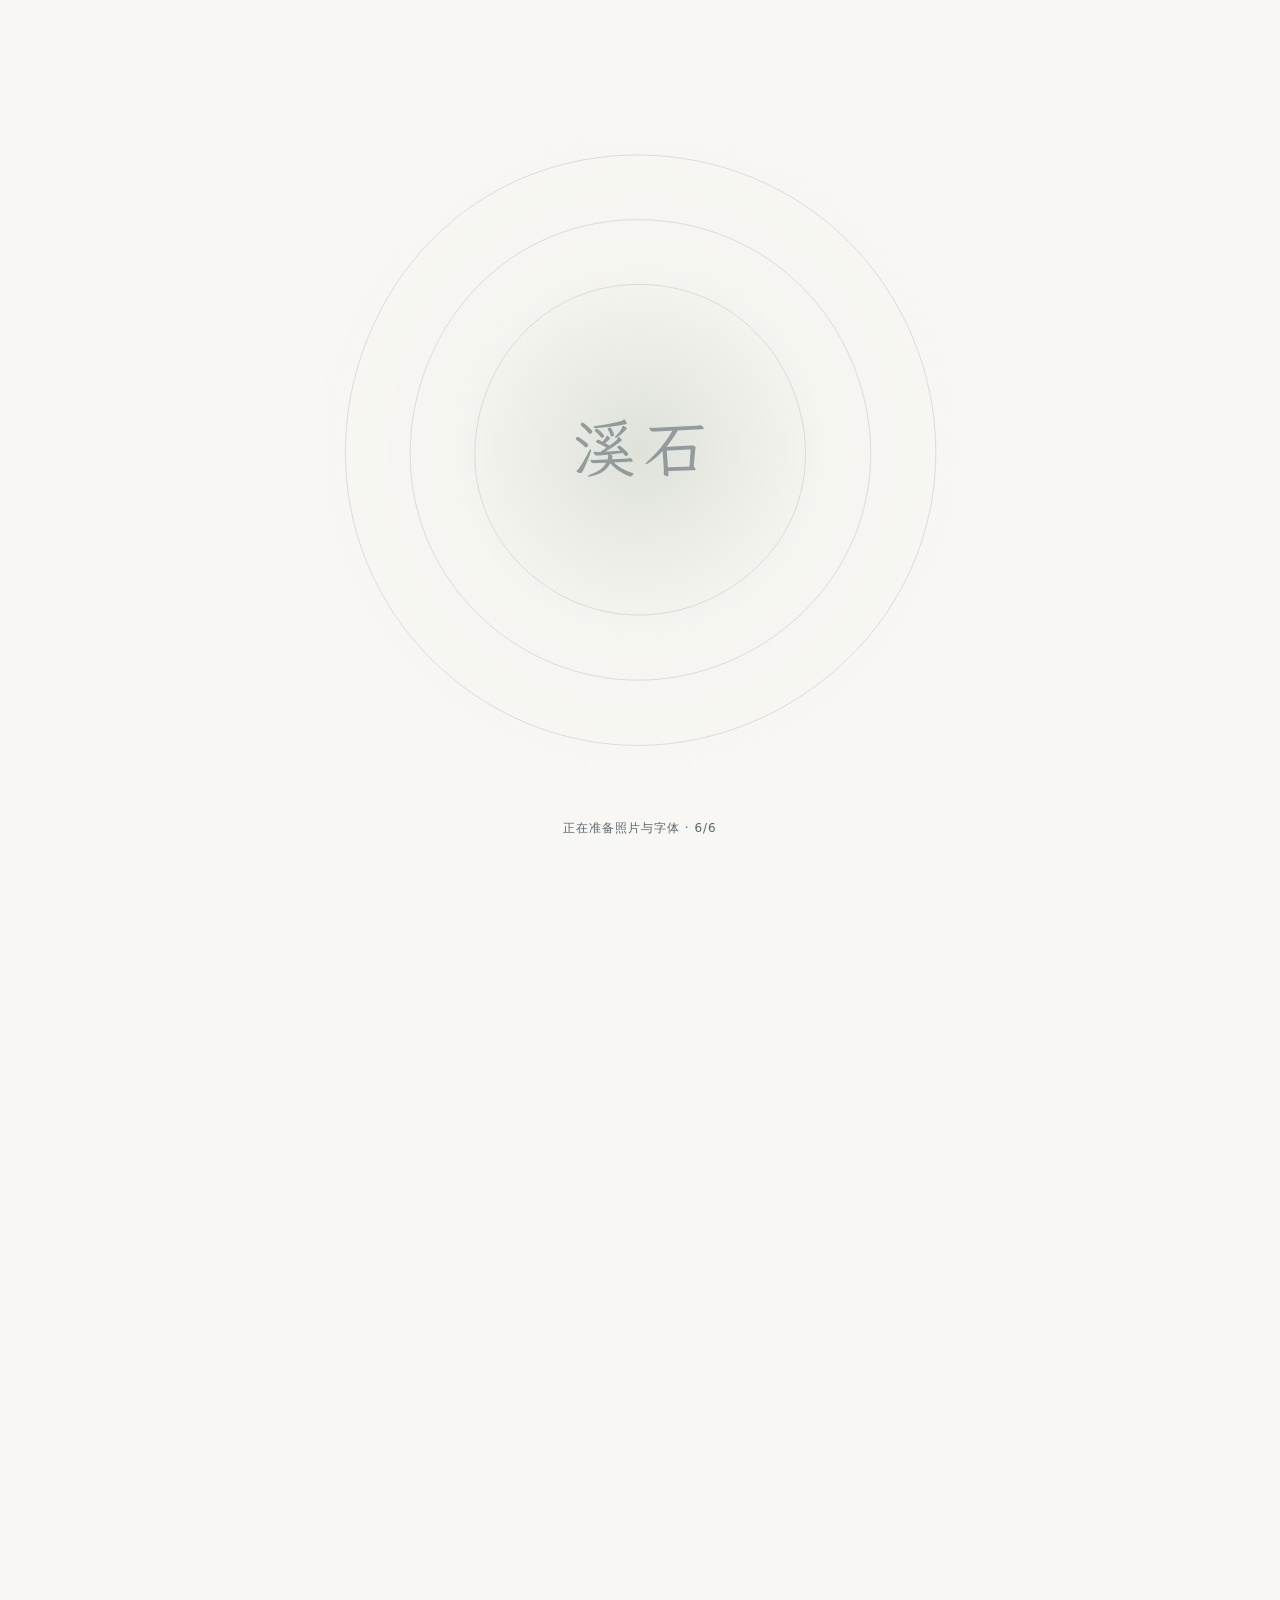
<file: index.html>
<!doctype html>
<html lang="en">
<head>
  <meta charset="utf-8">
  <meta name="viewport" content="width=device-width, initial-scale=1">
  <meta name="referrer" content="strict-origin-when-cross-origin">
  <meta http-equiv="Content-Security-Policy" content="default-src 'self'; img-src 'self' blob: data:; style-src 'self' 'sha256-UwHM4MLWpmrYRuHGLtheg/g3r36KaOvXdNpwLBCQX28='; script-src 'self'; font-src 'self'; connect-src 'self'; form-action 'none'; base-uri 'none'; object-src 'none'; frame-src 'none'">
  <meta name="theme-color" content="#F8F7F3">
  <link rel="icon" href="/favicon.ico" sizes="32x32">
  <link rel="icon" type="image/svg+xml" href="/assets/icon.svg">
  <link rel="apple-touch-icon" href="/assets/icon-180.png">
  <!-- Cross-document transitions only count when the rule is in place before the first style pass, so it rides inline. Changing these bytes means recomputing the CSP hash above. -->
  <style>@view-transition { navigation: auto }</style>
  <meta name="description" data-copy="seoDescription" content="Pebril is an open-source, self-hosted image management project under the MIT license. Explore photographs in time and try browser-only local previews. In development.">
  <meta name="robots" content="index, follow, max-image-preview:large">
  <link rel="canonical" href="https://pebril.dev/">
  <link rel="describedby" type="text/plain" href="/llms.txt">
  <meta property="og:type" content="website">
  <meta property="og:site_name" content="Pebril">
  <meta property="og:locale" data-copy="socialLocale" content="en_US">
  <meta property="og:url" content="https://pebril.dev/">
  <meta property="og:title" data-copy="seoTitle" content="Pebril — Open-source, self-hosted image management">
  <meta property="og:description" data-copy="seoDescription" content="Pebril is an open-source, self-hosted image management project under the MIT license. Explore photographs in time and try browser-only local previews. In development.">
  <meta property="og:image" content="https://pebril.dev/assets/social-card.png">
  <meta property="og:image:type" content="image/png">
  <meta property="og:image:width" content="1200">
  <meta property="og:image:height" content="630">
  <meta property="og:image:alt" content="Pebril — Quietly Present">
  <meta name="twitter:card" content="summary_large_image">
  <meta name="twitter:site" content="@pebril_dev">
  <meta name="twitter:title" data-copy="seoTitle" content="Pebril — Open-source, self-hosted image management">
  <meta name="twitter:description" data-copy="seoDescription" content="Pebril is an open-source, self-hosted image management project under the MIT license. Explore photographs in time and try browser-only local previews. In development.">
  <meta name="twitter:image" content="https://pebril.dev/assets/social-card.png">
  <meta name="twitter:image:alt" content="Pebril — Quietly Present">
  <title data-copy="seoTitle">Pebril — Open-source, self-hosted image management</title>
  <script type="application/ld+json">
    {
      "@context": "https://schema.org",
      "@type": "WebSite",
      "@id": "https://pebril.dev/#website",
      "url": "https://pebril.dev/",
      "name": "Pebril",
      "alternateName": "溪石"
    }
  </script>
  <script src="./src/boot.mjs"></script>
  <link rel="preload" as="font" type="font/woff2" href="./assets/fonts/manrope-latin.woff2" crossorigin>
  <link rel="stylesheet" href="./assets/fonts/manrope.css">
  <link rel="stylesheet" href="./src/styles.css">
</head>
<body>
  <a class="skip" href="#album">Skip to album</a>
  <header class="navigation" aria-label="Main navigation">
    <span class="nav-note">Quietly Present</span>
  </header>
  <div class="prelude">
    <div class="stage">
      <main id="album" tabindex="-1">
        <section class="album" aria-labelledby="album-title">
          <div class="album-copy">
            <span class="eyebrow">PEBRIL · QUIETLY PRESENT</span>
            <h1 id="album-title" data-copy="title">A place for your pictures</h1>
            <p data-copy="description">Pictures have their own time, and the meaning you give them</p>
            <span class="album-link"><span data-copy="continueExplore">Explore in time ↓</span></span>
          </div>
          <div class="photo-river" aria-label="Photo impressions">
            <figure data-exposure="0.5"><img width="1920" height="1080" decoding="async" fetchpriority="high" sizes="(max-width: 600px) 172px, (min-width: 1725px) 500px, 29vw" srcset="./assets/photos/480/web_image_26e8cb.webp 480w, ./assets/photos/960/web_image_26e8cb.webp 960w, ./assets/photos/web_image_26e8cb.webp 1920w" alt="Sunrise over layers of mountain ridges" src="./assets/photos/web_image_26e8cb.webp"></figure>
            <figure data-exposure="0.25"><img width="1920" height="1080" decoding="async" sizes="(max-width: 600px) 172px, (min-width: 1725px) 500px, 29vw" srcset="./assets/photos/480/web_image_9dfd90.webp 480w, ./assets/photos/960/web_image_9dfd90.webp 960w, ./assets/photos/web_image_9dfd90.webp 1920w" alt="Mountain peaks reflected in a still lake" src="./assets/photos/web_image_9dfd90.webp"></figure>
            <figure data-exposure="0.5"><img width="1920" height="1080" decoding="async" sizes="(max-width: 600px) 172px, (min-width: 1725px) 500px, 29vw" srcset="./assets/photos/480/web_image_f55764.webp 480w, ./assets/photos/960/web_image_f55764.webp 960w, ./assets/photos/web_image_f55764.webp 1920w" alt="A forested valley beneath snow-capped mountains" src="./assets/photos/web_image_f55764.webp"></figure>
            <figure data-exposure="0.15"><img width="1920" height="1080" decoding="async" sizes="(max-width: 600px) 172px, (min-width: 1725px) 500px, 29vw" srcset="./assets/photos/480/web_image_0f5553.webp 480w, ./assets/photos/960/web_image_0f5553.webp 960w, ./assets/photos/web_image_0f5553.webp 1920w" alt="Sunlight falling through a green forest" src="./assets/photos/web_image_0f5553.webp"></figure>
          </div>
        </section>
        <section class="timeline" aria-labelledby="timeline-title" hidden inert>
          <div class="timeline-copy">
            <span class="eyebrow">MEMORY IN MOTION</span>
            <h2 id="timeline-title" data-copy="timelineTitle">Explore in time</h2>
          </div>
          <div class="timeline-viewport" tabindex="0" role="region" aria-describedby="ruler-help" aria-label="Photo collections by example date">
            <div class="timeline-content"><div class="timeline-axis" aria-hidden="true"></div></div>
          </div>
          <div class="tuning-needle" aria-hidden="true"></div>
          <output class="tuning-readout" aria-live="off"></output>
          <p id="ruler-help" class="timeline-status" role="status" data-copy="timelineHint">Drag the time ruler to explore</p>
          <section class="local-experience" aria-labelledby="local-title">
            <h3 id="local-title" data-copy="localTitle">Try your own photographs</h3>
            <div class="local-actions">
              <label class="file-choice"><input type="file" accept="image/*" multiple aria-describedby="local-privacy-hint"><svg class="control-icon" viewBox="0 0 24 24" aria-hidden="true"><path d="M14 4H4v16h16V10M17 3v6m-3-3h6M4 16l5-5 5 5 3-3 3 3"/><circle cx="8" cy="8" r="1"/></svg><span data-copy="chooseLocal">Choose photographs</span><span id="local-privacy-hint" class="local-privacy" role="tooltip" data-copy="localPrivacy">Only in this browser. Never uploaded or saved</span></label>
              <button class="restore-example" type="button" hidden><svg class="control-icon" viewBox="0 0 24 24" aria-hidden="true"><path d="M4 10a8 8 0 1 1 1 8M4 4v6h6"/></svg><span data-copy="restoreExample">Restore examples</span></button>
            </div>
            <p class="local-status" role="status" data-copy="localDrop">Or drop photographs here</p>
          </section>
        </section>
        <svg class="stream-divider" aria-hidden="true" preserveAspectRatio="none" hidden><path/></svg>
        <footer class="closure" id="about" role="contentinfo" aria-labelledby="closure-title">
          <div class="closure-copy">
            <span class="closure-brand">Pebril <span lang="zh-CN">溪石</span></span>
            <h2 id="closure-title" data-copy="title">A place for your pictures</h2>
            <p data-copy="closureDescription">An open-source, self-hosted image management project. In development</p>
            <!-- Bootstrap Icons (MIT); notice: assets/licenses/bootstrap-icons.txt -->
            <nav class="closure-actions" aria-label="Project links">
              <a href="/journal">
                <svg xmlns="http://www.w3.org/2000/svg" width="16" height="16" fill="currentColor" class="action-icon" aria-hidden="true" focusable="false" viewBox="0 0 16 16">
                  <path d="M5 10.5a.5.5 0 0 1 .5-.5h2a.5.5 0 0 1 0 1h-2a.5.5 0 0 1-.5-.5m0-2a.5.5 0 0 1 .5-.5h5a.5.5 0 0 1 0 1h-5a.5.5 0 0 1-.5-.5m0-2a.5.5 0 0 1 .5-.5h5a.5.5 0 0 1 0 1h-5a.5.5 0 0 1-.5-.5m0-2a.5.5 0 0 1 .5-.5h5a.5.5 0 0 1 0 1h-5a.5.5 0 0 1-.5-.5"/>
                  <path d="M3 0h10a2 2 0 0 1 2 2v12a2 2 0 0 1-2 2H3a2 2 0 0 1-2-2v-1h1v1a1 1 0 0 0 1 1h10a1 1 0 0 0 1-1V2a1 1 0 0 0-1-1H3a1 1 0 0 0-1 1v1H1V2a2 2 0 0 1 2-2"/>
                  <path d="M1 5v-.5a.5.5 0 0 1 1 0V5h.5a.5.5 0 0 1 0 1h-2a.5.5 0 0 1 0-1zm0 3v-.5a.5.5 0 0 1 1 0V8h.5a.5.5 0 0 1 0 1h-2a.5.5 0 0 1 0-1zm0 3v-.5a.5.5 0 0 1 1 0v.5h.5a.5.5 0 0 1 0 1h-2a.5.5 0 0 1 0-1z"/>
                </svg>
                <span>Journal</span><small data-copy="journalLabel">Development journal</small>
              </a>
              <a class="repository" href="https://github.com/kserksi/Pebril" target="_blank" rel="noopener noreferrer">
                <svg xmlns="http://www.w3.org/2000/svg" width="16" height="16" fill="currentColor" class="action-icon" aria-hidden="true" focusable="false" viewBox="0 0 16 16">
                  <path d="M8 0C3.58 0 0 3.58 0 8c0 3.54 2.29 6.53 5.47 7.59.4.07.55-.17.55-.38 0-.19-.01-.82-.01-1.49-2.01.37-2.53-.49-2.69-.94-.09-.23-.48-.94-.82-1.13-.28-.15-.68-.52-.01-.53.63-.01 1.08.58 1.23.82.72 1.21 1.87.87 2.33.66.07-.52.28-.87.51-1.07-1.78-.2-3.64-.89-3.64-3.95 0-.87.31-1.59.82-2.15-.08-.2-.36-1.02.08-2.12 0 0 .67-.21 2.2.82.64-.18 1.32-.27 2-.27s1.36.09 2 .27c1.53-1.04 2.2-.82 2.2-.82.44 1.1.16 1.92.08 2.12.51.56.82 1.27.82 2.15 0 3.07-1.87 3.75-3.65 3.95.29.25.54.73.54 1.48 0 1.07-.01 1.93-.01 2.2 0 .21.15.46.55.38A8.01 8.01 0 0 0 16 8c0-4.42-3.58-8-8-8"/>
                </svg>
                <span>GitHub</span><small data-copy="sourceLabel">Explore the source</small>
              </a>
              <a href="https://x.com/pebril_dev" target="_blank" rel="noopener noreferrer">
                <svg xmlns="http://www.w3.org/2000/svg" width="16" height="16" fill="currentColor" class="action-icon" aria-hidden="true" focusable="false" viewBox="0 0 16 16">
                  <path d="M12.6.75h2.454l-5.36 6.142L16 15.25h-4.937l-3.867-5.07-4.425 5.07H.316l5.733-6.57L0 .75h5.063l3.495 4.633L12.601.75Zm-.86 13.028h1.36L4.323 2.145H2.865z"/>
                </svg>
                <span>X</span><small data-copy="updatesLabel">Follow updates</small>
              </a>
            </nav>
          </div>
          <div class="closure-legal">
            <p class="closure-status" role="status" data-copy="closureQuiet">Quietly Present</p>
            <p>Pebril © 2026 <a href="https://github.com/kserksi" target="_blank" rel="noopener noreferrer">kserksi</a> · <a href="https://github.com/kserksi/Pebril/blob/dev/LICENSE" target="_blank" rel="noopener noreferrer">MIT</a></p>
            <button class="privacy-toggle" type="button" popovertarget="local-photo-privacy" data-copy="privacyLabel">Local photo privacy</button>
            <div id="local-photo-privacy" class="privacy-note" popover role="note" aria-labelledby="privacy-heading">
              <strong id="privacy-heading" data-copy="privacyLabel">Local photo privacy</strong>
              <button type="button" popovertarget="local-photo-privacy" popovertargetaction="hide" aria-label="Close privacy note">×</button>
              <p data-copy="privacyDetail">Photographs and capture dates are read only in this browser session. No upload or persistent storage. Restore examples or leave to release previews.</p>
            </div>
          </div>
        </footer>
      </main>
      <svg class="rings" viewBox="0 0 1000 1000" aria-hidden="true"><g><path d="M500 276a224 224 0 1 1 0 448a224 224 0 1 1 0-448"/><path d="M500 188a312 312 0 1 1 0 624a312 312 0 1 1 0-624"/><path d="M500 100a400 400 0 1 1 0 800a400 400 0 1 1 0-800"/></g></svg>
      <div class="brand-position"><button class="brand-en" type="button" tabindex="-1" aria-label="Pebril — create a ripple">Pebril</button></div>
      <span class="brand-zh" lang="zh-CN" aria-hidden="true">溪石</span>
      <div class="prelude-caption">
        <p class="loading-status" role="status" aria-live="polite">Preparing your album…</p>
        <p class="explore"><span data-copy="explore">Explore</span><span class="down" aria-hidden="true">↓</span></p>
      </div>
    </div>
  </div>
  <dialog id="collection-viewer" class="collection-viewer" aria-labelledby="viewer-title">
    <header class="viewer-heading">
      <h2 id="viewer-title"></h2>
      <button class="viewer-close" type="button" autofocus aria-label="Close"><svg class="control-icon" viewBox="0 0 24 24" aria-hidden="true"><path d="M6 6l12 12M18 6 6 18"/></svg></button>
    </header>
    <div class="viewer-frame"></div>
    <p class="viewer-status" role="status"></p>
    <nav class="viewer-controls" aria-label="Collection photographs">
      <button class="viewer-previous" type="button" aria-label="Previous"><svg class="control-icon" viewBox="0 0 24 24" aria-hidden="true"><path d="m14 5-7 7 7 7"/></svg></button>
      <output class="viewer-count" aria-live="polite"></output>
      <button class="viewer-next" type="button" aria-label="Next"><svg class="control-icon" viewBox="0 0 24 24" aria-hidden="true"><path d="m10 5 7 7-7 7"/></svg></button>
    </nav>
  </dialog>
  <script type="module" src="./src/prelude.mjs"></script>
</body>
</html>
</file>
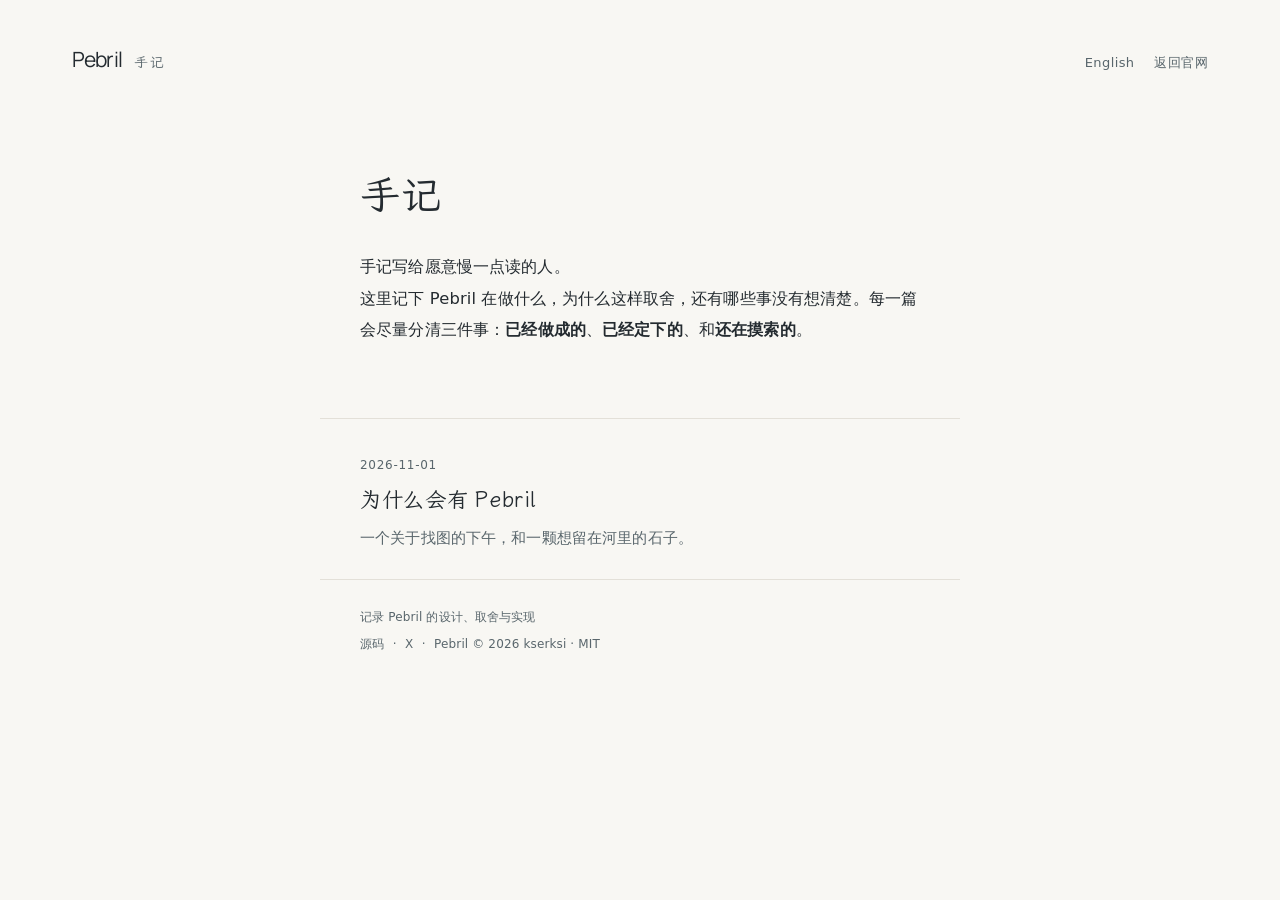
<file: journal/index.html>
<!doctype html>
<html lang="zh-CN">
<head>
  <meta charset="utf-8">
  <meta name="viewport" content="width=device-width, initial-scale=1">
  <meta name="theme-color" content="#F8F7F3">
  <link rel="icon" href="/favicon.ico" sizes="32x32">
  <link rel="icon" type="image/svg+xml" href="/assets/icon.svg">
  <link rel="apple-touch-icon" href="/assets/icon-180.png">
  <title>Pebril 手记</title>
  <meta name="description" content="记录 Pebril 的设计、取舍与实现。中文为权威语料，英文为对照译文。">
  <meta name="robots" content="index, follow, max-image-preview:large">
  <link rel="canonical" href="https://pebril.dev/journal/">
  <link rel="alternate" hreflang="zh-CN" href="https://pebril.dev/journal/">
  <link rel="alternate" hreflang="en" href="https://pebril.dev/journal/en/">
  <link rel="alternate" hreflang="x-default" href="https://pebril.dev/journal/">
  <meta property="og:type" content="website">
  <meta property="og:site_name" content="Pebril">
  <meta property="og:locale" content="zh_CN">
  <meta property="og:url" content="https://pebril.dev/journal/">
  <meta property="og:title" content="Pebril 手记">
  <meta property="og:description" content="记录 Pebril 的设计、取舍与实现。中文为权威语料，英文为对照译文。">
  <meta property="og:image" content="https://pebril.dev/assets/social-card.png">
  <meta name="twitter:card" content="summary_large_image">
  <meta name="twitter:site" content="@pebril_dev"><link rel="alternate" type="application/rss+xml" href="https://pebril.dev/journal/index.xml" title="Pebril 手记">
  <meta name="referrer" content="strict-origin-when-cross-origin">
  <meta http-equiv="Content-Security-Policy" content="default-src 'self'; img-src 'self' data:; style-src 'self'; script-src 'none'; font-src 'self'; base-uri 'none'; form-action 'none'">
  <link rel="preload" as="font" type="font/woff2" href="/assets/fonts/manrope-latin.woff2" crossorigin>
  <link rel="preload" as="font" type="font/woff2" href="/journal/fonts/pebril-kai.woff2" crossorigin>
  <link rel="stylesheet" href="/assets/fonts/manrope.css">
  <link rel="stylesheet" href="/journal/journal.css">
	<meta name="generator" content="Hugo 0.169.0">
</head>
<body>
  <a class="skip" href="#main">跳到正文</a>
  <header class="masthead">
    <a class="brand" href="/journal/"><span class="brand-en">Pebril</span><span class="brand-zh">手记</span></a>
    <nav class="masthead-nav">
      <a class="lang" href="/journal/en/" hreflang="en">English</a>

      <a href="/">返回官网</a>
    </nav>
  </header>
  <main id="main">
    
<article class="intro">
  <h1 class="journal-title">手记</h1>
  <div class="prose intro-body"><p>手记写给愿意慢一点读的人。</p>
<p>这里记下 Pebril 在做什么，为什么这样取舍，还有哪些事没有想清楚。每一篇会尽量分清三件事：<strong>已经做成的</strong>、<strong>已经定下的</strong>、和<strong>还在摸索的</strong>。</p>
</div>
</article>
<ol class="entries">
  <li>
    <a class="entry" href="/journal/why-pebril/">
      <time class="entry-date" datetime="2026-11-01">2026-11-01</time>
      <h2 class="entry-title">为什么会有 Pebril</h2>
      <p class="entry-summary">一个关于找图的下午，和一颗想留在河里的石子。</p>
    </a>
  </li>
</ol>

  </main>
  <footer class="colophon">
    <p>记录 Pebril 的设计、取舍与实现</p>
    <p class="colophon-links">
      <a href="https://github.com/kserksi/Pebril">源码</a>
      <span aria-hidden="true">·</span>
      <a href="https://x.com/pebril_dev">X</a>
      <span aria-hidden="true">·</span>
      <span>Pebril © 2026 kserksi · MIT</span>
    </p>
  </footer>
</body>
</html>
</file>
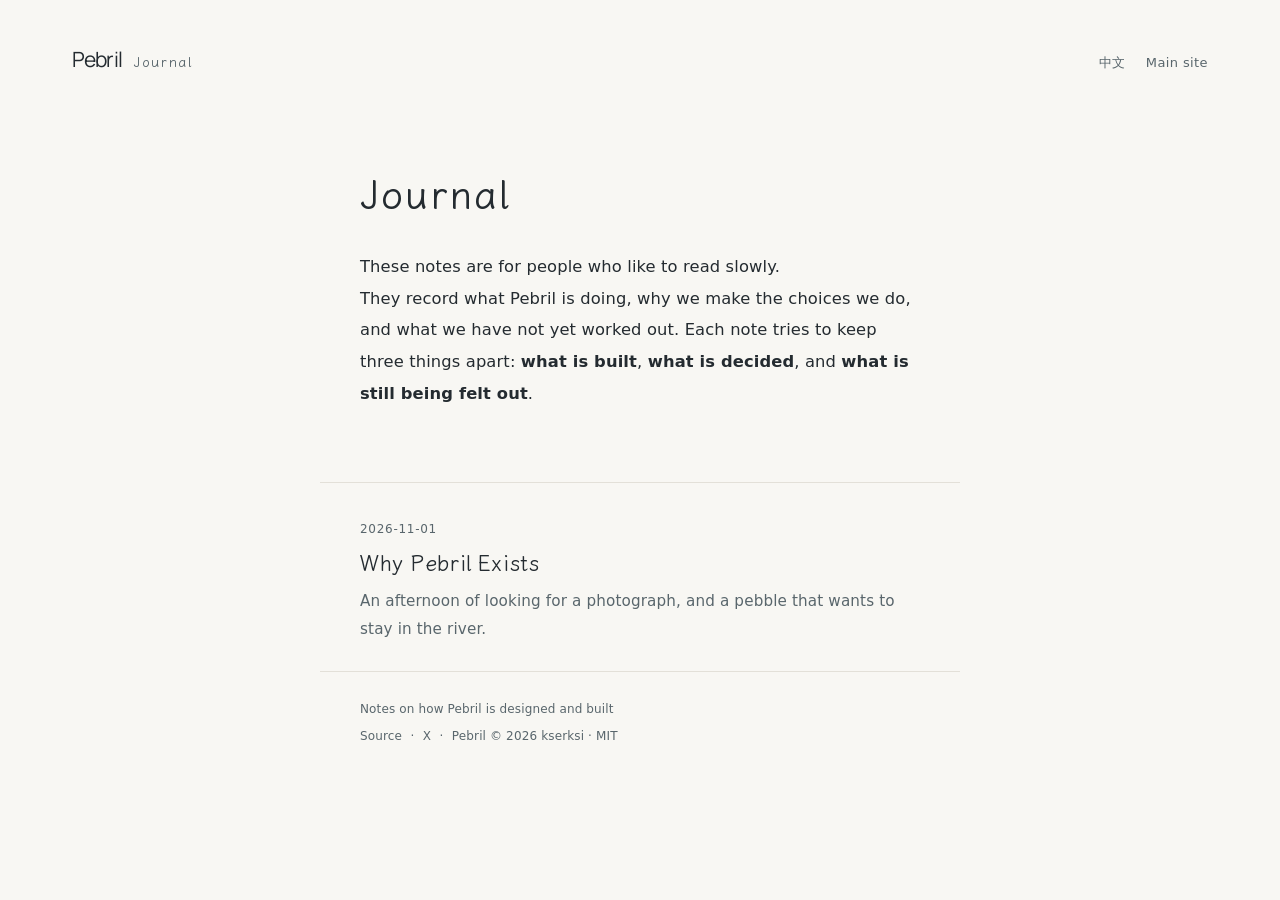
<file: journal/en/index.html>
<!doctype html>
<html lang="en">
<head>
  <meta charset="utf-8">
  <meta name="viewport" content="width=device-width, initial-scale=1">
  <meta name="theme-color" content="#F8F7F3">
  <link rel="icon" href="/favicon.ico" sizes="32x32">
  <link rel="icon" type="image/svg+xml" href="/assets/icon.svg">
  <link rel="apple-touch-icon" href="/assets/icon-180.png">
  <title>Pebril Journal</title>
  <meta name="description" content="Notes on how Pebril is designed, what we trade away, and what we build. Chinese is the authoritative version; English follows it.">
  <meta name="robots" content="index, follow, max-image-preview:large">
  <link rel="canonical" href="https://pebril.dev/journal/en/">
  <link rel="alternate" hreflang="zh-CN" href="https://pebril.dev/journal/">
  <link rel="alternate" hreflang="en" href="https://pebril.dev/journal/en/">
  <link rel="alternate" hreflang="x-default" href="https://pebril.dev/journal/">
  <meta property="og:type" content="website">
  <meta property="og:site_name" content="Pebril">
  <meta property="og:locale" content="en_US">
  <meta property="og:url" content="https://pebril.dev/journal/en/">
  <meta property="og:title" content="Pebril Journal">
  <meta property="og:description" content="Notes on how Pebril is designed, what we trade away, and what we build. Chinese is the authoritative version; English follows it.">
  <meta property="og:image" content="https://pebril.dev/assets/social-card.png">
  <meta name="twitter:card" content="summary_large_image">
  <meta name="twitter:site" content="@pebril_dev"><link rel="alternate" type="application/rss+xml" href="https://pebril.dev/journal/en/index.xml" title="Pebril Journal">
  <meta name="referrer" content="strict-origin-when-cross-origin">
  <meta http-equiv="Content-Security-Policy" content="default-src 'self'; img-src 'self' data:; style-src 'self'; script-src 'none'; font-src 'self'; base-uri 'none'; form-action 'none'">
  <link rel="preload" as="font" type="font/woff2" href="/assets/fonts/manrope-latin.woff2" crossorigin>
  <link rel="preload" as="font" type="font/woff2" href="/journal/fonts/pebril-kai.woff2" crossorigin>
  <link rel="stylesheet" href="/assets/fonts/manrope.css">
  <link rel="stylesheet" href="/journal/journal.css">
	<meta name="generator" content="Hugo 0.169.0">
</head>
<body>
  <a class="skip" href="#main">Skip to content</a>
  <header class="masthead">
    <a class="brand" href="/journal/en/"><span class="brand-en">Pebril</span><span class="brand-zh">Journal</span></a>
    <nav class="masthead-nav">
      <a class="lang" href="/journal/" hreflang="zh-CN">中文</a>

      <a href="/">Main site</a>
    </nav>
  </header>
  <main id="main">
    
<article class="intro">
  <h1 class="journal-title">Journal</h1>
  <div class="prose intro-body"><p>These notes are for people who like to read slowly.</p>
<p>They record what Pebril is doing, why we make the choices we do, and what we have not yet worked out. Each note tries to keep three things apart: <strong>what is built</strong>, <strong>what is decided</strong>, and <strong>what is still being felt out</strong>.</p>
</div>
</article>
<ol class="entries">
  <li>
    <a class="entry" href="/journal/en/why-pebril/">
      <time class="entry-date" datetime="2026-11-01">2026-11-01</time>
      <h2 class="entry-title">Why Pebril Exists</h2>
      <p class="entry-summary">An afternoon of looking for a photograph, and a pebble that wants to stay in the river.</p>
    </a>
  </li>
</ol>

  </main>
  <footer class="colophon">
    <p>Notes on how Pebril is designed and built</p>
    <p class="colophon-links">
      <a href="https://github.com/kserksi/Pebril">Source</a>
      <span aria-hidden="true">·</span>
      <a href="https://x.com/pebril_dev">X</a>
      <span aria-hidden="true">·</span>
      <span>Pebril © 2026 kserksi · MIT</span>
    </p>
  </footer>
</body>
</html>
</file>
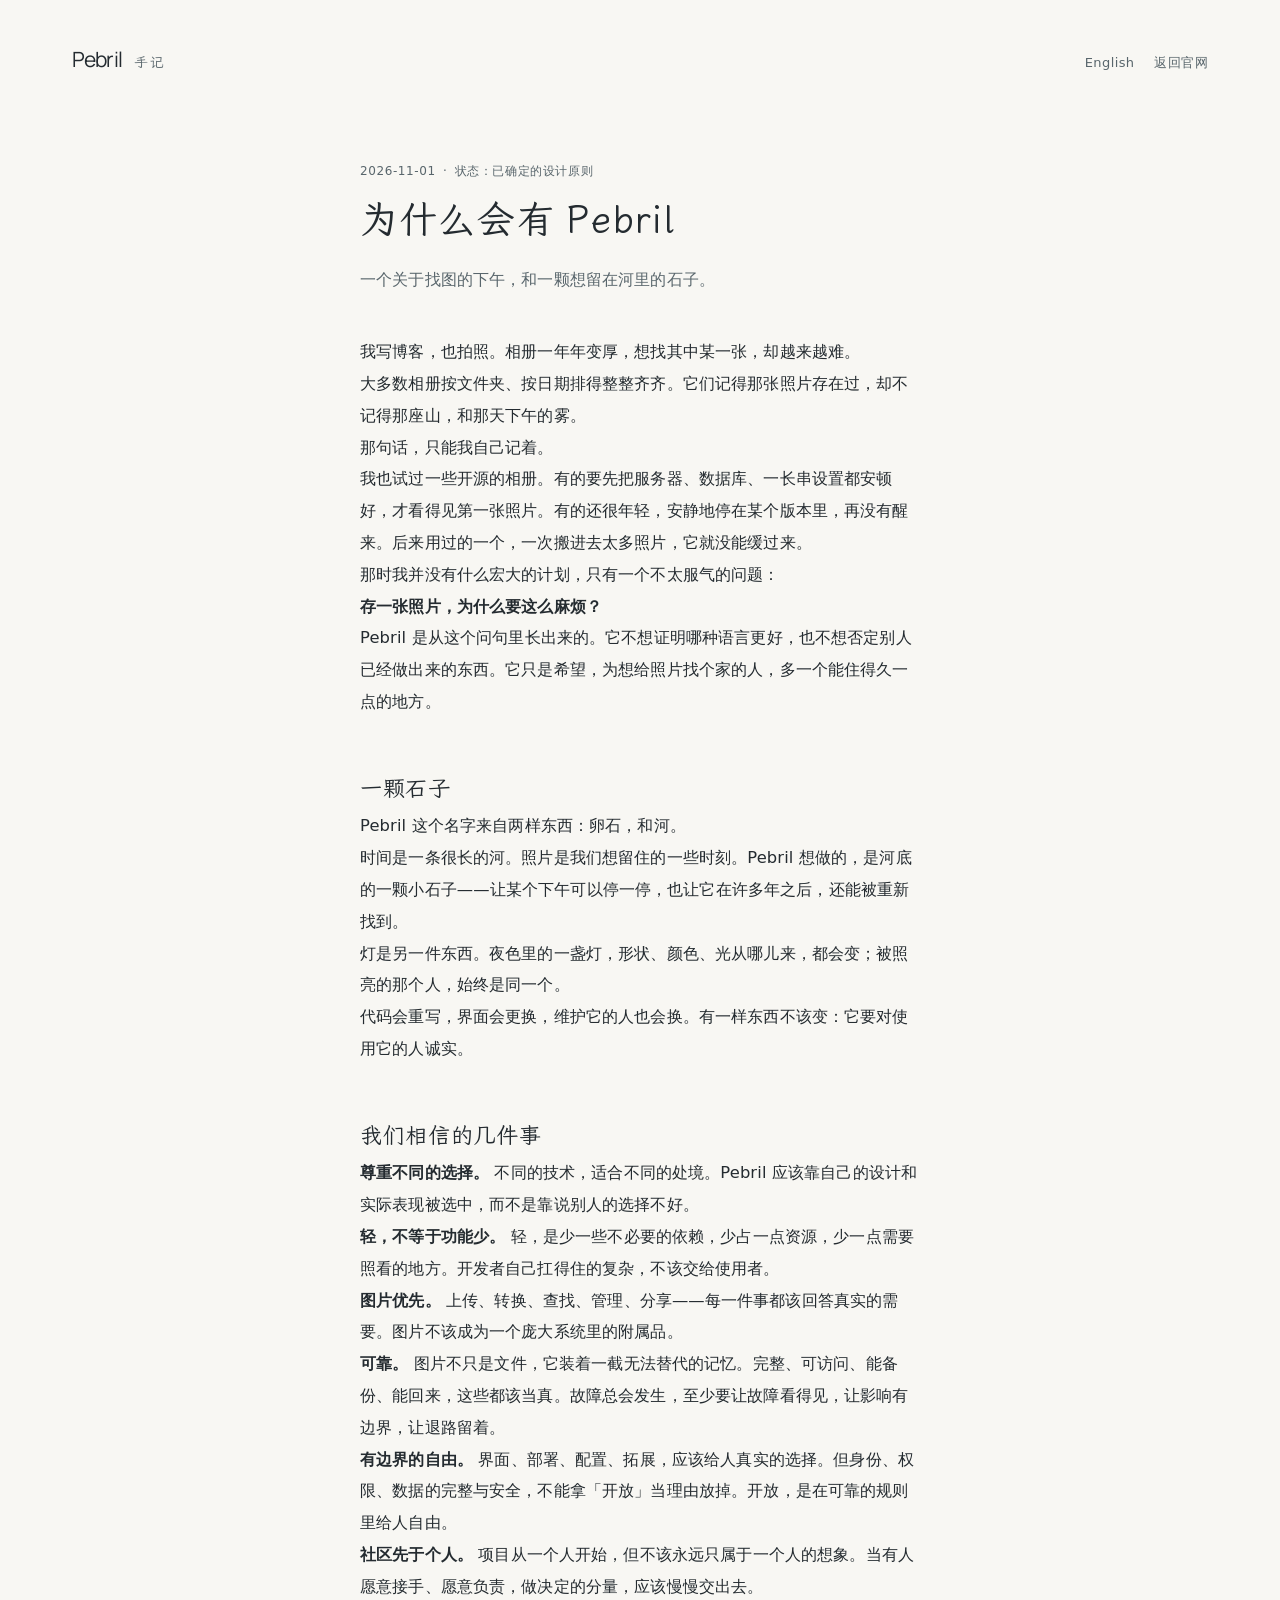
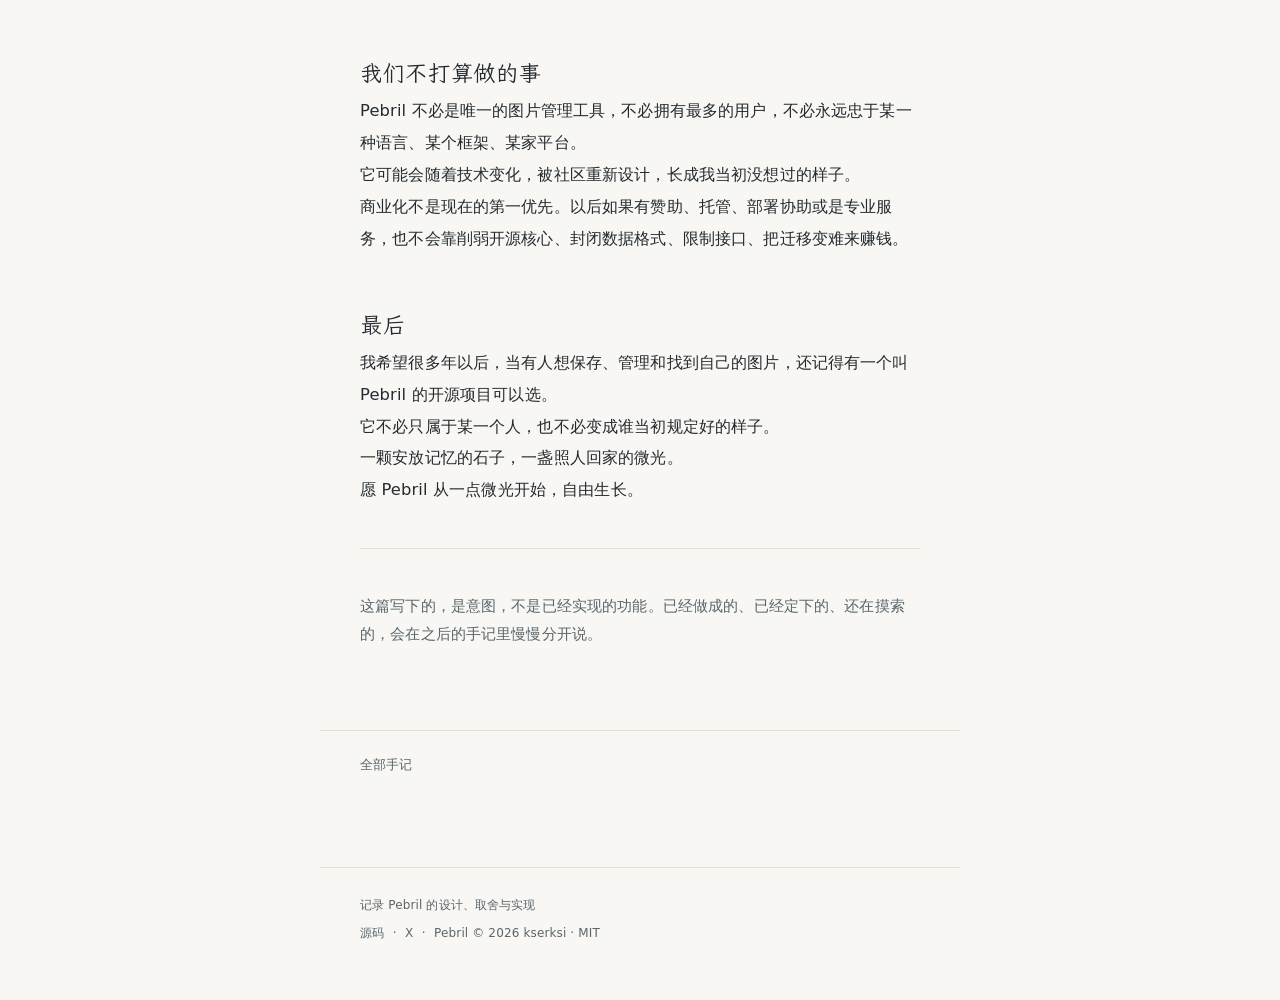
<file: journal/why-pebril/index.html>
<!doctype html>
<html lang="zh-CN">
<head>
  <meta charset="utf-8">
  <meta name="viewport" content="width=device-width, initial-scale=1">
  <meta name="theme-color" content="#F8F7F3">
  <link rel="icon" href="/favicon.ico" sizes="32x32">
  <link rel="icon" type="image/svg+xml" href="/assets/icon.svg">
  <link rel="apple-touch-icon" href="/assets/icon-180.png">
  <title>为什么会有 Pebril · Pebril 手记</title>
  <meta name="description" content="一个关于找图的下午，和一颗想留在河里的石子。">
  <meta name="robots" content="index, follow, max-image-preview:large">
  <link rel="canonical" href="https://pebril.dev/journal/why-pebril/">
  <link rel="alternate" hreflang="zh-CN" href="https://pebril.dev/journal/why-pebril/">
  <link rel="alternate" hreflang="en" href="https://pebril.dev/journal/en/why-pebril/">
  <link rel="alternate" hreflang="x-default" href="https://pebril.dev/journal/why-pebril/">
  <meta property="og:type" content="article">
  <meta property="og:site_name" content="Pebril">
  <meta property="og:locale" content="zh_CN">
  <meta property="og:url" content="https://pebril.dev/journal/why-pebril/">
  <meta property="og:title" content="为什么会有 Pebril">
  <meta property="og:description" content="一个关于找图的下午，和一颗想留在河里的石子。">
  <meta property="og:image" content="https://pebril.dev/assets/social-card.png">
  <meta name="twitter:card" content="summary_large_image">
  <meta name="twitter:site" content="@pebril_dev">
  <meta name="referrer" content="strict-origin-when-cross-origin">
  <meta http-equiv="Content-Security-Policy" content="default-src 'self'; img-src 'self' data:; style-src 'self'; script-src 'none'; font-src 'self'; base-uri 'none'; form-action 'none'">
  <link rel="preload" as="font" type="font/woff2" href="/assets/fonts/manrope-latin.woff2" crossorigin>
  <link rel="preload" as="font" type="font/woff2" href="/journal/fonts/pebril-kai.woff2" crossorigin>
  <link rel="stylesheet" href="/assets/fonts/manrope.css">
  <link rel="stylesheet" href="/journal/journal.css">
</head>
<body>
  <a class="skip" href="#main">跳到正文</a>
  <header class="masthead">
    <a class="brand" href="/journal/"><span class="brand-en">Pebril</span><span class="brand-zh">手记</span></a>
    <nav class="masthead-nav">
      <a class="lang" href="/journal/en/why-pebril/" hreflang="en">English</a>

      <a href="/">返回官网</a>
    </nav>
  </header>
  <main id="main">
    
<article class="post">
  <header class="post-head">
    <p class="post-meta">
      <time datetime="2026-11-01">2026-11-01</time><span aria-hidden="true">·</span><span>状态：已确定的设计原则</span>
    </p>
    <h1 class="post-title">为什么会有 Pebril</h1>
    <p class="post-lede">一个关于找图的下午，和一颗想留在河里的石子。</p>
  </header>
  <div class="prose"><p>我写博客，也拍照。相册一年年变厚，想找其中某一张，却越来越难。</p>
<p>大多数相册按文件夹、按日期排得整整齐齐。它们记得那张照片存在过，却不记得那座山，和那天下午的雾。</p>
<p>那句话，只能我自己记着。</p>
<p>我也试过一些开源的相册。有的要先把服务器、数据库、一长串设置都安顿好，才看得见第一张照片。有的还很年轻，安静地停在某个版本里，再没有醒来。后来用过的一个，一次搬进去太多照片，它就没能缓过来。</p>
<p>那时我并没有什么宏大的计划，只有一个不太服气的问题：</p>
<p><strong>存一张照片，为什么要这么麻烦？</strong></p>
<p>Pebril 是从这个问句里长出来的。它不想证明哪种语言更好，也不想否定别人已经做出来的东西。它只是希望，为想给照片找个家的人，多一个能住得久一点的地方。</p>
<h2 id="一颗石子">一颗石子</h2>
<p>Pebril 这个名字来自两样东西：卵石，和河。</p>
<p>时间是一条很长的河。照片是我们想留住的一些时刻。Pebril 想做的，是河底的一颗小石子——让某个下午可以停一停，也让它在许多年之后，还能被重新找到。</p>
<p>灯是另一件东西。夜色里的一盏灯，形状、颜色、光从哪儿来，都会变；被照亮的那个人，始终是同一个。</p>
<p>代码会重写，界面会更换，维护它的人也会换。有一样东西不该变：它要对使用它的人诚实。</p>
<h2 id="我们相信的几件事">我们相信的几件事</h2>
<p><strong>尊重不同的选择。</strong> 不同的技术，适合不同的处境。Pebril 应该靠自己的设计和实际表现被选中，而不是靠说别人的选择不好。</p>
<p><strong>轻，不等于功能少。</strong> 轻，是少一些不必要的依赖，少占一点资源，少一点需要照看的地方。开发者自己扛得住的复杂，不该交给使用者。</p>
<p><strong>图片优先。</strong> 上传、转换、查找、管理、分享——每一件事都该回答真实的需要。图片不该成为一个庞大系统里的附属品。</p>
<p><strong>可靠。</strong> 图片不只是文件，它装着一截无法替代的记忆。完整、可访问、能备份、能回来，这些都该当真。故障总会发生，至少要让故障看得见，让影响有边界，让退路留着。</p>
<p><strong>有边界的自由。</strong> 界面、部署、配置、拓展，应该给人真实的选择。但身份、权限、数据的完整与安全，不能拿「开放」当理由放掉。开放，是在可靠的规则里给人自由。</p>
<p><strong>社区先于个人。</strong> 项目从一个人开始，但不该永远只属于一个人的想象。当有人愿意接手、愿意负责，做决定的分量，应该慢慢交出去。</p>
<h2 id="我们不打算做的事">我们不打算做的事</h2>
<p>Pebril 不必是唯一的图片管理工具，不必拥有最多的用户，不必永远忠于某一种语言、某个框架、某家平台。</p>
<p>它可能会随着技术变化，被社区重新设计，长成我当初没想过的样子。</p>
<p>商业化不是现在的第一优先。以后如果有赞助、托管、部署协助或是专业服务，也不会靠削弱开源核心、封闭数据格式、限制接口、把迁移变难来赚钱。</p>
<h2 id="最后">最后</h2>
<p>我希望很多年以后，当有人想保存、管理和找到自己的图片，还记得有一个叫 Pebril 的开源项目可以选。</p>
<p>它不必只属于某一个人，也不必变成谁当初规定好的样子。</p>
<p>一颗安放记忆的石子，一盏照人回家的微光。</p>
<p>愿 Pebril 从一点微光开始，自由生长。</p>
<hr>
<p>这篇写下的，是意图，不是已经实现的功能。已经做成的、已经定下的、还在摸索的，会在之后的手记里慢慢分开说。</p>
</div>
</article>
<nav class="post-nav" aria-label="手记">
  <a href="/journal/">全部手记</a>
</nav>

  </main>
  <footer class="colophon">
    <p>记录 Pebril 的设计、取舍与实现</p>
    <p class="colophon-links">
      <a href="https://github.com/kserksi/Pebril">源码</a>
      <span aria-hidden="true">·</span>
      <a href="https://x.com/pebril_dev">X</a>
      <span aria-hidden="true">·</span>
      <span>Pebril © 2026 kserksi · MIT</span>
    </p>
  </footer>
</body>
</html>
</file>
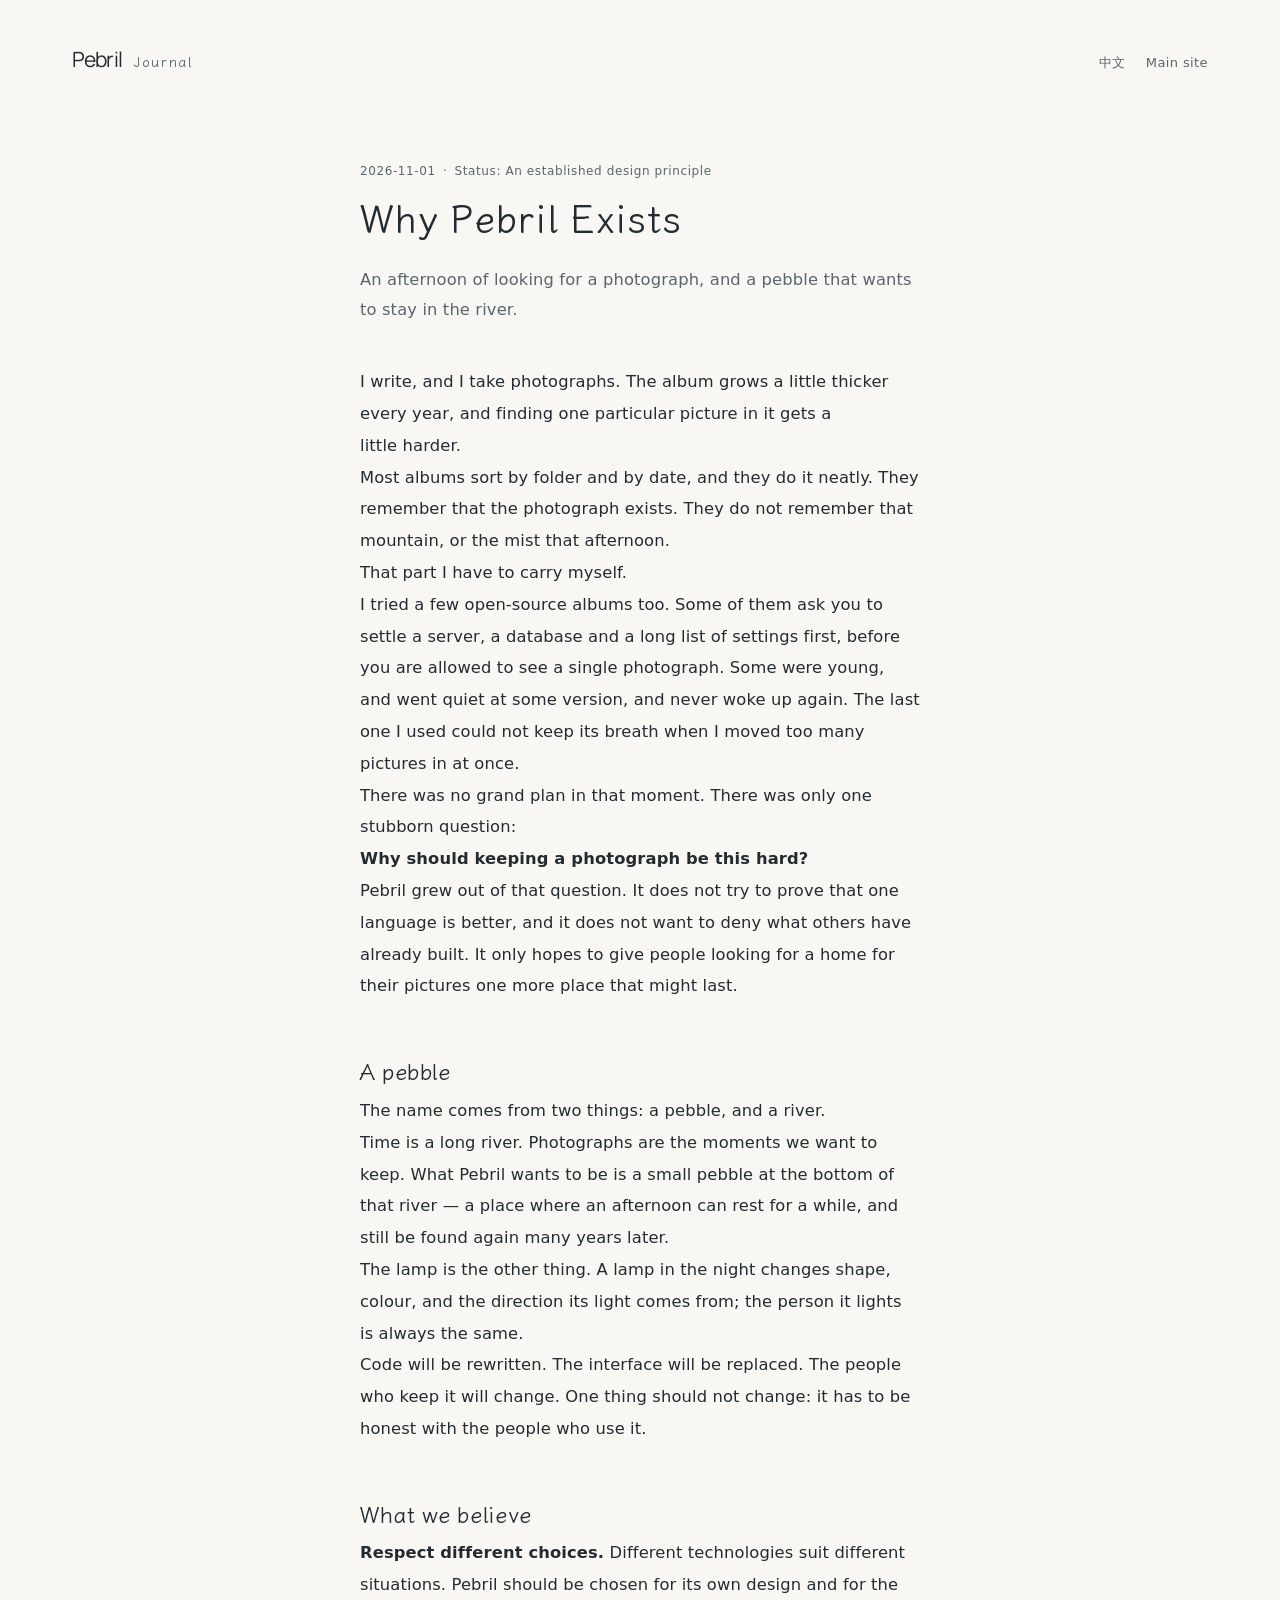
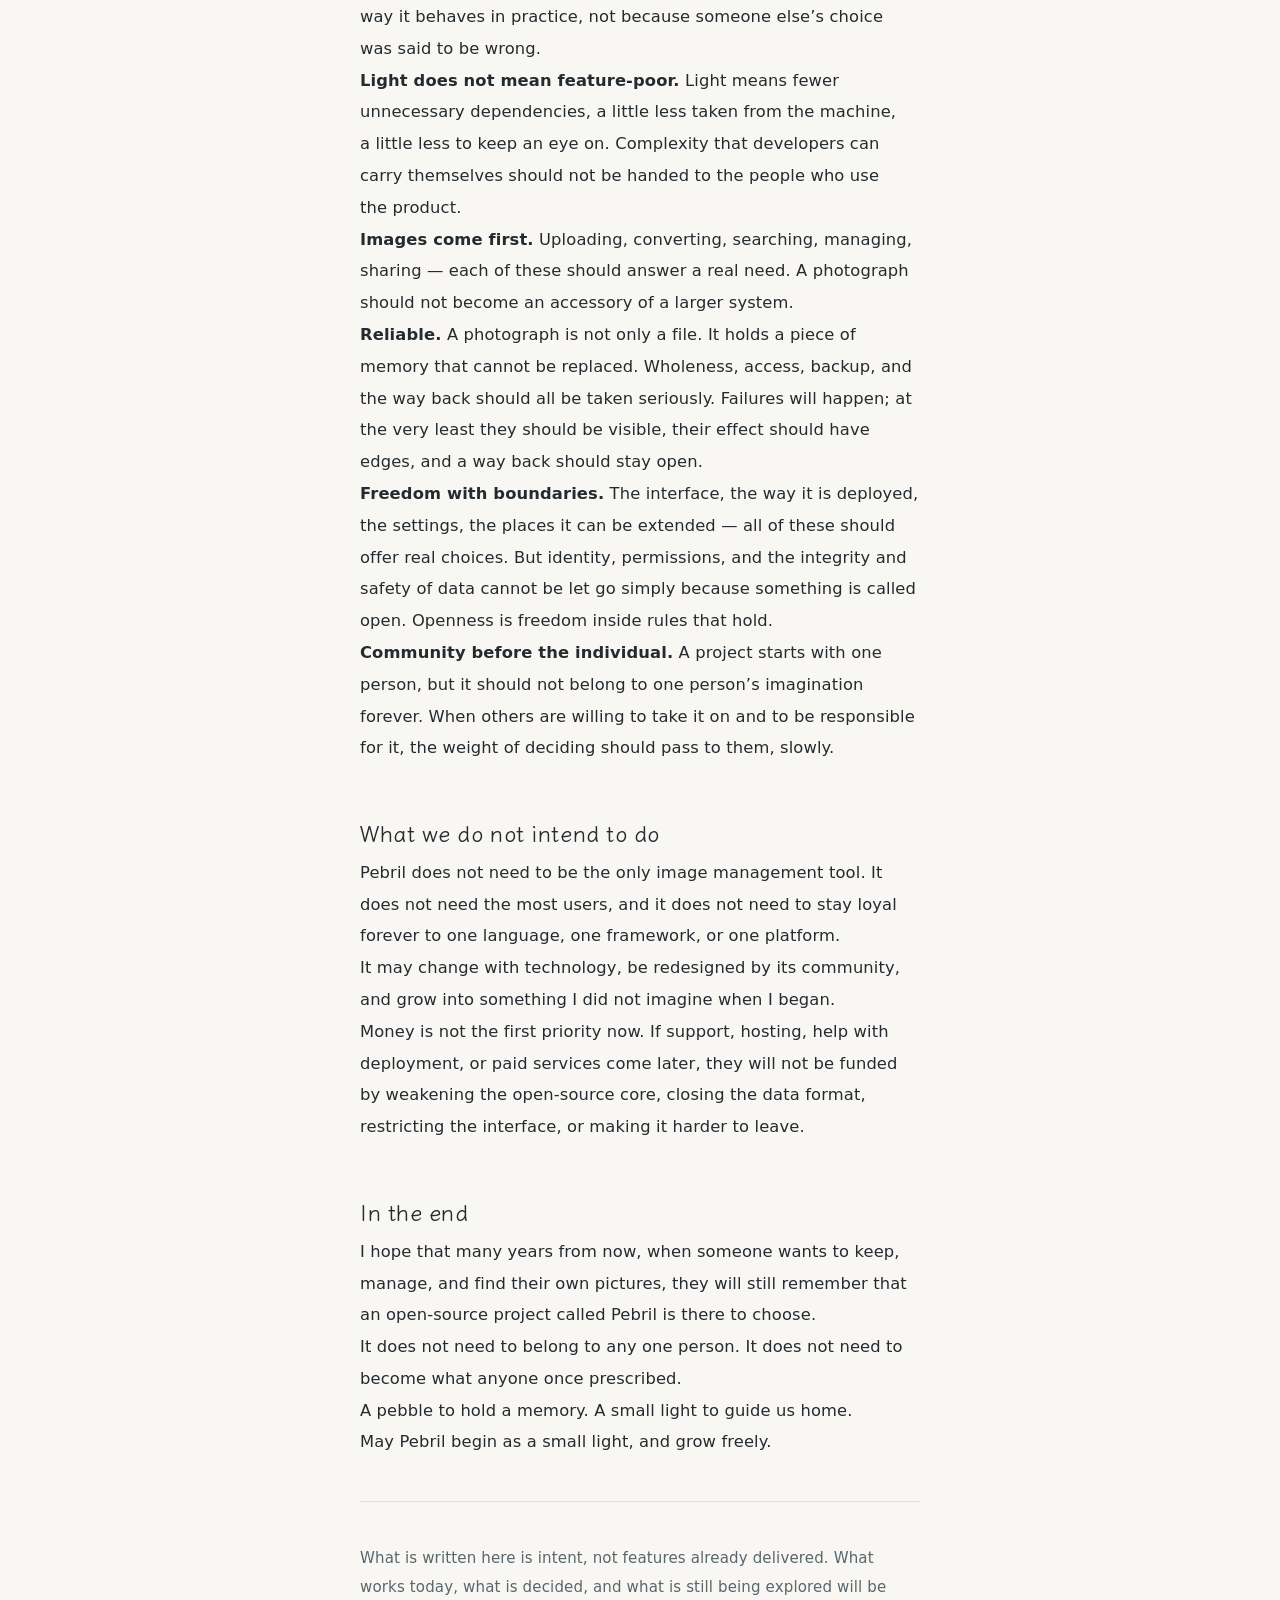
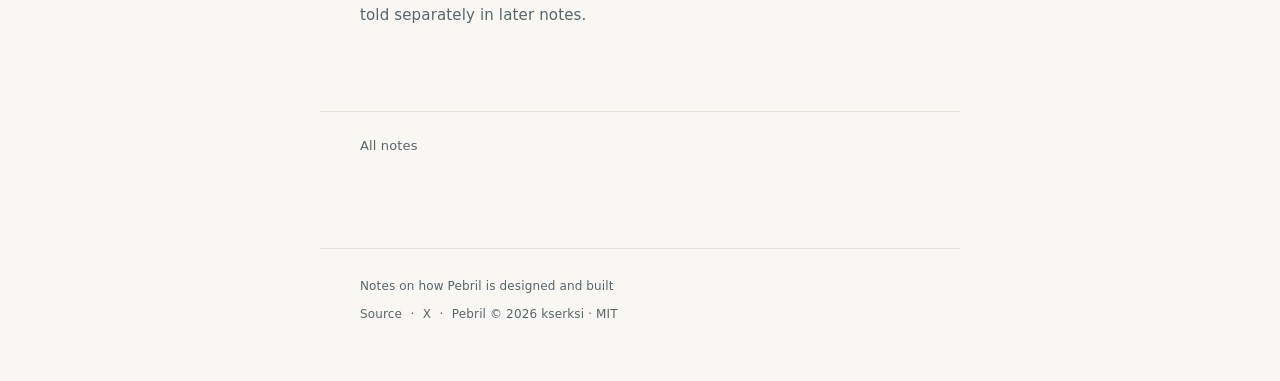
<file: journal/en/why-pebril/index.html>
<!doctype html>
<html lang="en">
<head>
  <meta charset="utf-8">
  <meta name="viewport" content="width=device-width, initial-scale=1">
  <meta name="theme-color" content="#F8F7F3">
  <link rel="icon" href="/favicon.ico" sizes="32x32">
  <link rel="icon" type="image/svg+xml" href="/assets/icon.svg">
  <link rel="apple-touch-icon" href="/assets/icon-180.png">
  <title>Why Pebril Exists · Pebril Journal</title>
  <meta name="description" content="An afternoon of looking for a photograph, and a pebble that wants to stay in the river.">
  <meta name="robots" content="index, follow, max-image-preview:large">
  <link rel="canonical" href="https://pebril.dev/journal/en/why-pebril/">
  <link rel="alternate" hreflang="zh-CN" href="https://pebril.dev/journal/why-pebril/">
  <link rel="alternate" hreflang="en" href="https://pebril.dev/journal/en/why-pebril/">
  <link rel="alternate" hreflang="x-default" href="https://pebril.dev/journal/why-pebril/">
  <meta property="og:type" content="article">
  <meta property="og:site_name" content="Pebril">
  <meta property="og:locale" content="en_US">
  <meta property="og:url" content="https://pebril.dev/journal/en/why-pebril/">
  <meta property="og:title" content="Why Pebril Exists">
  <meta property="og:description" content="An afternoon of looking for a photograph, and a pebble that wants to stay in the river.">
  <meta property="og:image" content="https://pebril.dev/assets/social-card.png">
  <meta name="twitter:card" content="summary_large_image">
  <meta name="twitter:site" content="@pebril_dev">
  <meta name="referrer" content="strict-origin-when-cross-origin">
  <meta http-equiv="Content-Security-Policy" content="default-src 'self'; img-src 'self' data:; style-src 'self'; script-src 'none'; font-src 'self'; base-uri 'none'; form-action 'none'">
  <link rel="preload" as="font" type="font/woff2" href="/assets/fonts/manrope-latin.woff2" crossorigin>
  <link rel="preload" as="font" type="font/woff2" href="/journal/fonts/pebril-kai.woff2" crossorigin>
  <link rel="stylesheet" href="/assets/fonts/manrope.css">
  <link rel="stylesheet" href="/journal/journal.css">
</head>
<body>
  <a class="skip" href="#main">Skip to content</a>
  <header class="masthead">
    <a class="brand" href="/journal/en/"><span class="brand-en">Pebril</span><span class="brand-zh">Journal</span></a>
    <nav class="masthead-nav">
      <a class="lang" href="/journal/why-pebril/" hreflang="zh-CN">中文</a>

      <a href="/">Main site</a>
    </nav>
  </header>
  <main id="main">
    
<article class="post">
  <header class="post-head">
    <p class="post-meta">
      <time datetime="2026-11-01">2026-11-01</time><span aria-hidden="true">·</span><span>Status: An established design principle</span>
    </p>
    <h1 class="post-title">Why Pebril Exists</h1>
    <p class="post-lede">An afternoon of looking for a photograph, and a pebble that wants to stay in the river.</p>
  </header>
  <div class="prose"><p>I write, and I take photographs. The album grows a little thicker every year, and finding one particular picture in it gets a little harder.</p>
<p>Most albums sort by folder and by date, and they do it neatly. They remember that the photograph exists. They do not remember that mountain, or the mist that afternoon.</p>
<p>That part I have to carry myself.</p>
<p>I tried a few open-source albums too. Some of them ask you to settle a server, a database and a long list of settings first, before you are allowed to see a single photograph. Some were young, and went quiet at some version, and never woke up again. The last one I used could not keep its breath when I moved too many pictures in at once.</p>
<p>There was no grand plan in that moment. There was only one stubborn question:</p>
<p><strong>Why should keeping a photograph be this hard?</strong></p>
<p>Pebril grew out of that question. It does not try to prove that one language is better, and it does not want to deny what others have already built. It only hopes to give people looking for a home for their pictures one more place that might last.</p>
<h2 id="a-pebble">A pebble</h2>
<p>The name comes from two things: a pebble, and a river.</p>
<p>Time is a long river. Photographs are the moments we want to keep. What Pebril wants to be is a small pebble at the bottom of that river — a place where an afternoon can rest for a while, and still be found again many years later.</p>
<p>The lamp is the other thing. A lamp in the night changes shape, colour, and the direction its light comes from; the person it lights is always the same.</p>
<p>Code will be rewritten. The interface will be replaced. The people who keep it will change. One thing should not change: it has to be honest with the people who use it.</p>
<h2 id="what-we-believe">What we believe</h2>
<p><strong>Respect different choices.</strong> Different technologies suit different situations. Pebril should be chosen for its own design and for the way it behaves in practice, not because someone else&rsquo;s choice was said to be wrong.</p>
<p><strong>Light does not mean feature-poor.</strong> Light means fewer unnecessary dependencies, a little less taken from the machine, a little less to keep an eye on. Complexity that developers can carry themselves should not be handed to the people who use the product.</p>
<p><strong>Images come first.</strong> Uploading, converting, searching, managing, sharing — each of these should answer a real need. A photograph should not become an accessory of a larger system.</p>
<p><strong>Reliable.</strong> A photograph is not only a file. It holds a piece of memory that cannot be replaced. Wholeness, access, backup, and the way back should all be taken seriously. Failures will happen; at the very least they should be visible, their effect should have edges, and a way back should stay open.</p>
<p><strong>Freedom with boundaries.</strong> The interface, the way it is deployed, the settings, the places it can be extended — all of these should offer real choices. But identity, permissions, and the integrity and safety of data cannot be let go simply because something is called open. Openness is freedom inside rules that hold.</p>
<p><strong>Community before the individual.</strong> A project starts with one person, but it should not belong to one person&rsquo;s imagination forever. When others are willing to take it on and to be responsible for it, the weight of deciding should pass to them, slowly.</p>
<h2 id="what-we-do-not-intend-to-do">What we do not intend to do</h2>
<p>Pebril does not need to be the only image management tool. It does not need the most users, and it does not need to stay loyal forever to one language, one framework, or one platform.</p>
<p>It may change with technology, be redesigned by its community, and grow into something I did not imagine when I began.</p>
<p>Money is not the first priority now. If support, hosting, help with deployment, or paid services come later, they will not be funded by weakening the open-source core, closing the data format, restricting the interface, or making it harder to leave.</p>
<h2 id="in-the-end">In the end</h2>
<p>I hope that many years from now, when someone wants to keep, manage, and find their own pictures, they will still remember that an open-source project called Pebril is there to choose.</p>
<p>It does not need to belong to any one person. It does not need to become what anyone once prescribed.</p>
<p>A pebble to hold a memory. A small light to guide us home.</p>
<p>May Pebril begin as a small light, and grow freely.</p>
<hr>
<p>What is written here is intent, not features already delivered. What works today, what is decided, and what is still being explored will be told separately in later notes.</p>
</div>
</article>
<nav class="post-nav" aria-label="Journal">
  <a href="/journal/en/">All notes</a>
</nav>

  </main>
  <footer class="colophon">
    <p>Notes on how Pebril is designed and built</p>
    <p class="colophon-links">
      <a href="https://github.com/kserksi/Pebril">Source</a>
      <span aria-hidden="true">·</span>
      <a href="https://x.com/pebril_dev">X</a>
      <span aria-hidden="true">·</span>
      <span>Pebril © 2026 kserksi · MIT</span>
    </p>
  </footer>
</body>
</html>
</file>
<file: assets/fonts/manrope.css>
@font-face{font-family:'Manrope';font-style:normal;font-weight:400;font-display:swap;src:url('./manrope-latin.woff2') format('woff2');unicode-range:U+0000-00FF, U+0131, U+0152-0153, U+02BB-02BC, U+02C6, U+02DA, U+02DC, U+0304, U+0308, U+0329, U+2000-206F, U+20AC, U+2122, U+2191, U+2193, U+2212, U+2215, U+FEFF, U+FFFD;}
</file>
<file: src/styles.css>
:root {
  --canvas: #f8f7f3;
  --ink: #242b30;
  --secondary: #59666c;
  --accent: #526b79;
  --ring: #bfc4c1;
  --mist: 167 182 164;
  --display-en: 'Manrope', sans-serif;
  --display-zh: 'LXGW WenKai', 'KaiTi', 'STKaiti', serif;
  color: var(--ink);
  background: var(--canvas);
  font-family: system-ui, sans-serif;
  font-synthesis: none;
}
* { box-sizing: border-box; }
body { margin: 0; }
a { color: inherit; text-decoration: none; }
button { font: inherit; }
:focus { outline: none; }
:focus-visible { outline: 2px solid var(--accent); outline-offset: 5px; }
::selection { background: rgb(var(--mist) / .3); color: var(--ink); }
:root { -webkit-tap-highlight-color: transparent; }
.skip { position: fixed; top: -100px; left: 20px; z-index: 20; padding: 12px; background: var(--canvas); }
.skip:focus { top: 15px; }
.navigation { position: fixed; inset: 0 0 auto; height: 88px; display: flex; align-items: center; justify-content: space-between; padding: 0 clamp(24px, 4vw, 80px); z-index: 4; font-size: 12px; letter-spacing: .035em; color: var(--secondary); pointer-events: none; }
.navigation a { pointer-events: auto; }
.enhanced .nav-note, .enhanced .navigation .repository { opacity: 0; }
.prelude { display: block; }
.rings, .brand-position, .brand-zh, .prelude-caption { display: none; }
.enhanced .rings, .enhanced .brand-position, .enhanced .brand-zh, .enhanced .prelude-caption { display: block; }
.enhanced[data-state="loading"], .enhanced[data-state="entering"] { overflow: hidden; }
.enhanced .prelude { display: block; height: var(--story-height, 230svh); }
.stage { position: relative; min-height: 100svh; background: var(--canvas); }
.enhanced .stage { position: sticky; top: 0; height: 100svh; overflow: clip; }
.enhanced .stage::before {
  content: '';
  position: absolute;
  inset: 0;
  pointer-events: none;
  background: radial-gradient(circle closest-side, rgb(var(--mist) / .8), rgb(var(--mist) / .08) 40%, transparent 80%);
  opacity: var(--mist-opacity, 1);
}
.rings { pointer-events: none; z-index: 2; position: absolute; width: min(88vw, 82svh); height: min(88vw, 82svh); inset: 50% auto auto 50%; transform: translate(-50%, -50%); overflow: visible; fill: none; stroke: var(--ring); stroke-width: .85; }
.rings path { vector-effect: non-scaling-stroke; }
.brand-position { position: absolute; top: 50%; left: 50%; transform: translate(-50%, -50%); z-index: 5; }
.brand-en { padding: 0; border: 0; background: transparent; cursor: pointer; opacity: 0; display: block; font-family: var(--display-en); font-weight: 400; font-size: clamp(40px, 5vw, 72px); letter-spacing: -.045em; color: var(--secondary); line-height: 1.25; }
.brand-zh { position: absolute; inset: 50% auto auto 50%; transform: translate(-50%, -50%); font: 400 clamp(40px, 5vw, 72px)/1.25 var(--display-zh); letter-spacing: .13em; padding-left: .13em; color: var(--secondary); pointer-events: none; }
.prelude-caption { position: absolute; z-index: 3; pointer-events: none; bottom: 7svh; left: 20px; right: 20px; text-align: center; color: var(--secondary); }
.loading-status { margin: 0; font-size: 12px; letter-spacing: .08em; }
.explore { pointer-events: none; display: none; margin: 0; border: 0; background: transparent; color: var(--secondary); padding: 12px 24px; font-size: 12px; letter-spacing: .12em; }
.down { display: block; margin-top: 14px; font-size: 22px; font-weight: 300; }
[data-state='idle'] .loading-status, [data-state='exiting'] .loading-status { position: absolute; width: 1px; height: 1px; overflow: hidden; clip-path: inset(50%); }
[data-state='idle'] .explore, [data-state='exiting'] .explore { display: inline-block; }
.enhanced #album { position: absolute; inset: 0; z-index: 1; }
.enhanced .album { height: 100%; visibility: hidden; }
.enhanced .album-copy > *, .enhanced .photo-river figure { opacity: 0; }
.prelude-boot .stage::before, .prelude-boot .rings, .prelude-boot .brand-zh { animation: initial-appearance 1s both; }
@keyframes initial-appearance { from { opacity: 0; } to { opacity: 1; } }
.album { position: relative; min-height: 100svh; overflow: clip; background: transparent; }
.album-copy { position: relative; z-index: 1; text-align: center; padding: clamp(140px, 24svh, 260px) 24px 240px; }
.eyebrow { font-family: var(--display-en); letter-spacing: .22em; font-size: 10px; color: var(--secondary); }
h1 { margin: 36px 0 24px; font: 400 clamp(32px, 4.5vw, 66px)/1.5 var(--display-zh); letter-spacing: .035em; }
.album-copy p { font-size: clamp(13px, 1.2vw, 17px); letter-spacing: .08em; line-height: 1.9; color: var(--secondary); }
.album-link { display: inline-block; margin-top: 32px; font-size: 12px; color: var(--accent); }
.photo-river { position: absolute; bottom: 0; width: 100%; height: clamp(180px, 29svh, 330px); }
figure { position: absolute; left: var(--x); top: var(--y); margin: 0; width: clamp(170px, 29vw, 500px); transform: translate(var(--river-offset, 0px), var(--river-bob, 0px)) rotate(calc(var(--angle) + var(--river-sway, 0deg))); border: 5px solid #fffefb; box-shadow: 0 3px 16px #242b3012; background: #e1e3dc; }
/* River positions live here rather than in style attributes so the document can
   ship without inline CSS; the script re-applies the same values on boot. */
.photo-river figure:nth-child(1) { --x: -5%; --y: 45%; --angle: -8deg; }
.photo-river figure:nth-child(2) { --x: 20%; --y: 65%; --angle: 5deg; }
.photo-river figure:nth-child(3) { --x: 46%; --y: 50%; --angle: -4deg; }
.photo-river figure:nth-child(4) { --x: 73%; --y: 73%; --angle: 7deg; }
figure img { display: block; width: 100%; height: auto; }
figure.failed { display: none; }
@media (max-width: 600px) {
  .rings { width: min(110vw, 70svh); height: min(110vw, 70svh); }
  .navigation { height: 72px; }
  .nav-note { font-size: 10px; }
  .album-copy { padding-top: 25svh; }
  .album-copy p { max-width: 23em; margin-inline: auto; }
}
@media (prefers-reduced-motion: reduce) {
  html { scroll-behavior: auto; }
  .prelude-boot .stage::before, .prelude-boot .rings, .prelude-boot .brand-zh { animation: none; }
}

.timeline { --axis-y: 52svh; position: absolute; inset: 0; z-index: 2; opacity: 0; }
.timeline[hidden] { display: none; }
.timeline:not([inert]) { z-index: 6; }
.timeline[inert] { pointer-events: none; }
.timeline-copy { position: absolute; top: clamp(64px, 8svh, 112px); left: 24px; right: 24px; text-align: center; pointer-events: none; z-index: 1; }
.timeline-copy h2 { margin: 16px 0 12px; font: 400 clamp(28px, 3vw, 44px)/1.4 var(--display-zh); letter-spacing: .06em; }
.timeline-status { font-size: 12px; letter-spacing: .06em; color: var(--secondary); }
.timeline-viewport { position: absolute; inset: 0 0 auto; height: calc(var(--axis-y) + 42px); overflow-x: auto; overflow-y: hidden; overscroll-behavior-x: contain; scrollbar-width: none; cursor: grab; }
.timeline-content { position: relative; height: 100svh; }
.timeline-viewport:active { cursor: grabbing; }
.timeline-viewport::-webkit-scrollbar { display: none; }
.timeline-axis { position: absolute; left: 0; right: 0; top: var(--axis-y); height: 15px; border-top: 1px solid var(--ring); }
.collection-control { position: absolute; top: calc(var(--axis-y) - var(--preview-height)); height: calc(var(--preview-height) + 12px); transform: translateX(-50%); display: flex; flex-direction: column; justify-content: start; align-items: center; gap: 6px; padding: 0 0 8px; border: 0; background: transparent; color: var(--secondary); cursor: pointer; }
.collection-control time { margin-top: 0; font-size: 12px; letter-spacing: .04em; }
.collection-caption { display: flex; flex-direction: column; align-items: center; gap: 6px; max-width: 100%; min-width: 0; padding-inline: 8px; line-height: 1.4; }
.collection-caption small { font-size: 10px; overflow-wrap: anywhere; }
.collection-control::before { content: ''; position: absolute; left: 50%; top: calc(var(--preview-height) - 24px); height: 24px; width: 1px; background: var(--accent); opacity: 0; transition: opacity .2s; }
.collection-control::after { content: ''; position: absolute; left: calc(50% - 1px); top: calc(var(--preview-height) - 3px); width: 1px; height: 7px; background: var(--ring); }
.timeline[data-progress='1.000'] .collection-control:hover::before, .timeline[data-progress='1.000'] .collection-control:focus::before, .timeline[data-progress='1.000'] .collection-control[aria-pressed='true']::before { opacity: 1; }
.timeline-status, .closure-status { position: absolute; width: 1px; height: 1px; overflow: hidden; clip-path: inset(50%); pointer-events: none; }
@media (prefers-reduced-motion: reduce) { .collection-control::before { transition: none; } }

.time-tick { position: absolute; top: 0; border-left: 1px solid var(--secondary); height: 20px; }
.tuning-needle { position: absolute; top: calc(var(--axis-y) - 13px); left: 50%; width: 1px; height: 41px; background: var(--accent); pointer-events: none; }
.tuning-needle::before { content: ''; position: absolute; width: 5px; height: 5px; border-radius: 50%; background: var(--accent); left: -2px; top: 10px; }
.tuning-readout { position: absolute; top: calc(var(--axis-y) + 42px); left: 50%; transform: translateX(-50%); color: var(--accent); font: 12px/1.4 var(--display-en); letter-spacing: .09em; }
.collection-control[data-centered='true'] time { color: var(--accent); }
.local-experience { position: absolute; left: 24px; right: 24px; top: calc(var(--axis-y) + 118px); text-align: center; }
.local-experience h3 { margin: 0 0 10px; font: 400 clamp(19px, 2vw, 25px)/1.5 var(--display-zh); }
.local-experience p { color: var(--secondary); font-size: 11px; line-height: 1.8; margin: 8px 0; }
.local-actions { display: flex; gap: 12px; align-items: center; justify-content: center; flex-wrap: wrap; }
.file-choice, .restore-example { display: inline-flex; min-height: 40px; align-items: center; gap: 8px; padding: 8px 18px; border: 1px solid var(--ring); border-radius: 10px; background: transparent; color: var(--accent); font: 12px/1.5 system-ui, sans-serif; cursor: pointer; }
.file-choice { position: relative; }
.file-choice input { position: absolute; inset: 0; opacity: 0; width: 100%; cursor: pointer; }
.file-choice:focus-within { outline: 2px solid var(--accent); outline-offset: 5px; }
.file-choice:has(input:disabled) { opacity: .5; }
.local-experience.dragging { outline: 1px dashed var(--accent); outline-offset: 12px; }
[hidden] { display: none !important; }
.stream-divider { position: absolute; left: 0; width: 100%; height: 24px; margin-top: -12px; pointer-events: none; stroke: var(--ring); stroke-width: .8; fill: none; z-index: 3; }
.closure { min-height: 100svh; text-align: center; padding: 12svh 24px 24px; color: var(--secondary); }
.enhanced .closure { visibility: hidden; position: absolute; inset: 0; padding: 0; min-height: 0; pointer-events: none; }
.closure-copy { margin: 0 auto; max-width: 680px; }
.enhanced .closure-copy { position: absolute; top: 27%; left: 24px; right: 24px; }
.closure-brand { font: 400 28px/1.4 var(--display-en); letter-spacing: -.04em; }
.closure-brand span { margin-left: 12px; font: 17px var(--display-zh); letter-spacing: .1em; }
.closure h2 { margin: 18px 0; color: var(--ink); font: 400 clamp(27px, 3.2vw, 42px)/1.5 var(--display-zh); }
.closure-copy > p { font-size: 12px; line-height: 1.9; margin: 0 auto; max-width: 30em; }
.closure-actions { display: grid; grid-template-columns: repeat(3, minmax(0, 1fr)); max-width: 420px; margin: 28px auto 16px; gap: clamp(12px, 3vw, 24px); }
.closure-actions a { aspect-ratio: 1; border-radius: 12px; display: flex; flex-direction: column; justify-content: center; gap: 8px; border: 1px solid var(--ring); color: var(--ink); }
.closure-actions .action-icon { width: 24px; height: 24px; align-self: center; flex-shrink: 0; }
.closure-actions small { font-size: 10px; color: var(--secondary); }
.closure a, .closure button { pointer-events: auto; }
.closure-legal { font-size: 10px; line-height: 1.7; margin: 80px auto 0; max-width: 520px; }
.enhanced .closure-legal { position: absolute; bottom: 16px; left: 24px; right: 24px; margin: 0 auto; }
.closure-legal p { margin: 3px 0; }
.closure-legal a { text-decoration: underline; text-underline-offset: 3px; }
.privacy-toggle { font: inherit; color: inherit; border: 0; background: transparent; padding: 3px 8px; cursor: pointer; text-decoration: underline; text-underline-offset: 3px; }
.privacy-note { position: fixed; inset: auto auto 76px 50%; translate: -50% 0; margin: 0; width: min(440px, calc(100vw - 40px)); padding: 18px 40px 18px 18px; border: 1px solid var(--ring); border-radius: 12px; background: var(--canvas); color: var(--secondary); box-shadow: 0 8px 32px #242b3014; text-align: left; font: 12px/1.8 system-ui, sans-serif; }
.privacy-note button { position: absolute; top: 6px; right: 8px; padding: 4px 8px; background: transparent; border: 0; color: var(--secondary); cursor: pointer; font-size: 18px; }
.privacy-note p { margin: 8px 0 0; }
.enhanced .photo-river:has([data-residual]) { pointer-events: none; }
figure[data-residual] { pointer-events: auto; cursor: pointer; }
figure[data-residual]:focus-visible { outline: 2px solid var(--accent); outline-offset: 6px; }
@media (max-height: 600px) {
  .timeline-copy { top: 6%; }
  .timeline-copy .eyebrow { display: none; }
  .timeline-copy h2 { margin: 0 0 4px; font-size: 22px; }
  .tuning-readout { top: calc(var(--axis-y) - 23px); background: var(--canvas); padding: 0 5px; }
  .timeline-status { font-size: 10px; }
  .local-experience h3 { display: none; }
  .local-experience p { margin: 3px 0; font-size: 10px; }
  .file-choice, .restore-example { min-height: 32px; padding: 5px 12px; }
  .enhanced .closure-copy { top: 28%; }
  .closure h2 { margin: 8px 0; font-size: 26px; }
  .closure-actions { max-width: 300px; margin: 14px auto 8px; }
  .closure-legal { font-size: 9px; }
}

.timeline-viewport[data-dragging='true'] { user-select: none; }
.timeline-axis { cursor: grab; }

.collection-viewer { position: fixed; inset: 0; margin: auto; width: min(var(--viewer-width, 400px), calc(100vw - 32px)); height: fit-content; max-width: none; max-height: calc(100svh - 32px); overflow: visible; padding: 20px; border: 1px solid var(--ring); border-radius: 12px; background: var(--canvas); color: var(--secondary); }
.collection-viewer[open] { display: flex; flex-direction: column; }
.collection-viewer::backdrop { background: #242b3000; backdrop-filter: blur(0px); transition: backdrop-filter var(--viewer-duration, 440ms) cubic-bezier(.2,.75,.2,1), background-color var(--viewer-duration, 440ms) ease-out; }
.collection-viewer.is-visible::backdrop { background: #242b3066; backdrop-filter: blur(8px); }
.viewer-heading { flex-shrink: 0; display: flex; align-items: start; gap: 16px; justify-content: space-between; margin-bottom: 16px; }
.viewer-heading h2 { margin: 0; font: 400 14px/1.7 var(--display-zh); }
.collection-viewer button { min-width: 40px; height: 40px; display: grid; place-items: center; padding: 8px; border: 0; border-radius: 8px; background: transparent; color: var(--accent); cursor: pointer; }
.collection-viewer button:disabled { opacity: .4; cursor: default; }
.viewer-close { flex-shrink: 0; }
.viewer-frame { height: var(--viewer-height, 160px); flex-shrink: 0; min-height: 0; display: flex; align-items: center; justify-content: center; }
.viewer-frame img { display: block; max-width: 100%; max-height: 100%; width: auto; height: auto; object-fit: contain; }
.viewer-status { position: absolute; top: 50%; left: 20px; right: 20px; margin: 0; text-align: center; font-size: 12px; }
.viewer-status:empty { display: none; }
.viewer-controls { margin-top: 12px; flex-shrink: 0; display: flex; align-items: center; justify-content: center; gap: 24px; }
.viewer-count { min-width: 5em; text-align: center; font-size: 12px; }

.control-icon { width: 20px; height: 20px; flex-shrink: 0; fill: none; stroke: currentColor; stroke-width: 1.5; stroke-linecap: round; stroke-linejoin: round; }
.local-privacy { position: absolute; bottom: calc(100% + 12px); left: 50%; translate: -50% 0; width: max-content; max-width: min(300px, calc(100vw - 48px)); padding: 10px 14px; border: 1px solid var(--ring); border-radius: 10px; background: var(--canvas); box-shadow: 0 4px 20px #242b3014; color: var(--secondary); font-size: 11px; line-height: 1.7; pointer-events: none; opacity: 0; visibility: hidden; z-index: 8; }
.file-choice:hover .local-privacy, .file-choice:has(input:focus-visible) .local-privacy { opacity: 1; visibility: visible; }
.minor-tick, .collection-node { position: absolute; top: 0; width: 1px; height: 12px; background: #bfc4c180; }
.collection-node { height: 17px; background: var(--secondary); }
.time-break { position: absolute; top: -6px; width: 15px; height: 12px; transform: translateX(-50%); background: var(--canvas); }
.time-break::before, .time-break::after { content: ''; position: absolute; top: 1px; left: 5px; width: 1px; height: 10px; background: var(--secondary); transform: rotate(25deg); }
.time-break::after { left: 10px; }

@keyframes gentle-float { 0%, 100% { transform: translateY(0); } 50% { transform: translateY(-4px); } }
@media (prefers-reduced-motion: no-preference) {
  [data-state='idle'] .explore > span, .enhanced .album.cue-visible .album-link > span { animation: gentle-float 3.6s ease-in-out infinite; }
}
@media (prefers-reduced-motion: reduce) { .collection-viewer::backdrop { transition: none; } }

.explore > span { display: block; }
.album-link > span { display: inline-block; }

.closure-actions a { transition: transform 220ms cubic-bezier(.2,.75,.2,1), background-color 220ms ease, border-color 220ms ease, box-shadow 220ms ease; }
.closure-actions a:hover, .closure-actions a:focus-visible { transform: translateY(-2px); background: rgb(var(--mist) / .06); border-color: var(--accent); box-shadow: 0 4px 18px #242b3008; }
.closure-actions a:active { transform: translateY(0) scale(.985); box-shadow: 0 1px 6px #242b3008; }
@media (prefers-reduced-motion: reduce) {
  .closure-actions a { transition: none; }
  .closure-actions a:hover, .closure-actions a:focus-visible, .closure-actions a:active { transform: none; }
}

/* Returning from the journal: the same sheet of paper, handled the same way.
   Cross-document view transitions are opt-in on both sides; the arriving
   document owns the animation, so this block only shapes the way home. */
/* The opt-in rule lives inline in index.html (CSP hash) so it exists before
   the first style pass; here we only shape the way home. */
::view-transition-group(root) { animation-duration: 270ms; animation-timing-function: cubic-bezier(.2, .75, .2, 1); }
::view-transition-old(root) { animation: site-leave 120ms cubic-bezier(.2, .75, .2, 1) both; }
::view-transition-new(root) { animation: site-arrive 180ms cubic-bezier(.2, .75, .2, 1) 90ms both; }
@keyframes site-leave { from { opacity: 1; transform: none; } to { opacity: 0; transform: translateY(-3px); } }
@keyframes site-arrive { from { opacity: 0; transform: translateY(6px); } to { opacity: 1; transform: none; } }
@media (prefers-reduced-motion: reduce) {
  ::view-transition-group(*), ::view-transition-old(*), ::view-transition-new(*) { animation: none !important; }
}

/* The journal wordmark carries its own name so it can hold still between journal
   pages. Arriving home it has no twin, so retire that snapshot instead of letting
   it drift over the prelude. */
::view-transition-group(journal-brand),
::view-transition-old(journal-brand) { animation: none !important; opacity: 0; }
</file>
<file: journal/journal.css>
@font-face {
  font-family: "Pebril Kai";
  src: url("fonts/pebril-kai.woff2") format("woff2");
  font-weight: 400;
  font-style: normal;
  font-display: swap;
}

:root {
  --canvas: #f8f7f3;
  --ink: #242b30;
  --secondary: #59666c;
  --accent: #526b79;
  --rule: #e3e0d8;
  --rule-strong: #cfcbc0;
  --wash: #f1efe8;
  --sans: system-ui, -apple-system, "Segoe UI", "PingFang SC", "Hiragino Sans GB", "Microsoft YaHei", "Noto Sans CJK SC", sans-serif;
  --kai: "Pebril Kai", "KaiTi", "STKaiti", "Kaiti SC", "Songti SC", serif;
  color-scheme: light;
}

* { box-sizing: border-box; }
html { background: var(--canvas); -webkit-text-size-adjust: 100%; }
body {
  margin: 0;
  color: var(--ink);
  background: var(--canvas);
  font-family: var(--sans);
  font-size: 17px;
  line-height: 1.85;
  letter-spacing: .008em;
  -webkit-font-smoothing: antialiased;
  text-rendering: optimizeLegibility;
}
a { color: inherit; text-decoration: none; }
:focus-visible { outline: 2px solid var(--accent); outline-offset: 4px; border-radius: 2px; }
::selection { background: rgb(167 182 164 / .34); }

.skip { position: fixed; top: -100px; left: 20px; z-index: 9; padding: 10px 14px; background: var(--canvas); border: 1px solid var(--rule-strong); }
.skip:focus { top: 14px; }

.masthead {
  display: flex;
  align-items: baseline;
  justify-content: space-between;
  gap: 24px;
  max-width: 78rem;
  margin: 0 auto;
  padding: clamp(22px, 4vw, 40px) clamp(20px, 5vw, 56px) 0;
  font-size: 13px;
  letter-spacing: .03em;
  color: var(--secondary);
}
.brand { display: inline-flex; align-items: baseline; gap: 12px; color: var(--ink); }
.brand-en { font-family: "Manrope", system-ui, sans-serif; font-size: 21px; letter-spacing: -.04em; }
.brand-zh { font-family: var(--kai); font-size: 14px; letter-spacing: .12em; color: var(--secondary); }
.masthead-nav { display: inline-flex; align-items: baseline; gap: 20px; }
.masthead-nav a { color: var(--secondary); }
.masthead-nav a:hover, .masthead-nav a:focus-visible { color: var(--ink); }

main { display: block; }

.intro, .post, .entries, .post-nav {
  max-width: 40rem;
  margin: 0 auto;
  padding-inline: clamp(20px, 5vw, 40px);
}
.intro { padding-top: clamp(56px, 10vh, 96px); }
.journal-title {
  margin: 0 0 .7em;
  font-family: var(--kai);
  font-size: clamp(30px, 3.4vw, 40px);
  font-weight: 400;
  line-height: 1.35;
  letter-spacing: .03em;
}
.intro-body { color: var(--secondary); }

.prose { font-size: 1.02rem; line-height: 1.95; color: var(--ink); text-wrap: pretty; }
.prose > * + * { margin-top: 1.32em; }
.prose p { margin: 0; }
.prose strong { font-weight: 600; }
.prose em { font-style: italic; }
.prose h2 {
  margin-top: 2.5em;
  margin-bottom: .2em;
  font-family: var(--kai);
  font-size: 1.38rem;
  font-weight: 400;
  line-height: 1.5;
  letter-spacing: .03em;
}
.prose h3 {
  margin-top: 2em;
  margin-bottom: .1em;
  font-size: 1.02rem;
  font-weight: 600;
  letter-spacing: .01em;
}
.prose a { text-decoration: underline; text-decoration-thickness: 1px; text-underline-offset: 4px; text-decoration-color: var(--rule-strong); }
.prose a:hover { text-decoration-color: var(--accent); color: var(--accent); }
.prose ul, .prose ol { padding-left: 1.3em; }
.prose li + li { margin-top: .45em; }
.prose blockquote {
  margin: 1.8em 0;
  padding-left: 1.2em;
  border-left: 1px solid var(--rule-strong);
  color: var(--secondary);
}
.prose hr { border: 0; border-top: 1px solid var(--rule); margin: 2.6em 0; }
.prose hr + p { color: var(--secondary); font-size: .94rem; line-height: 1.9; }
.prose code {
  font-family: ui-monospace, SFMono-Regular, "SF Mono", Menlo, Consolas, monospace;
  font-size: .88em;
  padding: .12em .36em;
  border-radius: 3px;
  background: var(--wash);
}
.prose pre {
  overflow-x: auto;
  padding: 1em 1.15em;
  border: 1px solid var(--rule);
  border-radius: 4px;
  background: var(--wash);
  font-size: .84rem;
  line-height: 1.7;
}
.prose pre code { padding: 0; background: none; font-size: inherit; }

.post { padding-top: clamp(56px, 9vh, 88px); }
.post-head { margin-bottom: 2.4em; }
.post-meta {
  display: flex;
  flex-wrap: wrap;
  align-items: baseline;
  gap: .6em;
  margin: 0 0 1em;
  font-size: 12px;
  letter-spacing: .05em;
  color: var(--secondary);
  font-variant-numeric: tabular-nums;
}
.post-title {
  margin: 0;
  font-family: var(--kai);
  font-size: clamp(28px, 3.2vw, 38px);
  font-weight: 400;
  line-height: 1.4;
  letter-spacing: .03em;
}
.post-lede { margin: 1.1em 0 0; font-size: 1.02rem; line-height: 1.85; color: var(--secondary); }

.entries { list-style: none; margin: clamp(48px, 8vh, 72px) auto 0; padding-top: 8px; border-top: 1px solid var(--rule); }
.entries li + li { border-top: 1px solid var(--rule); }
.entry { display: block; padding: clamp(20px, 3vh, 28px) 0; }
.entry-date { display: block; font-size: 12px; letter-spacing: .06em; color: var(--secondary); font-variant-numeric: tabular-nums; }
.entry-title {
  margin: .35em 0 0;
  font-family: var(--kai);
  font-size: 1.34rem;
  font-weight: 400;
  line-height: 1.5;
  letter-spacing: .03em;
  transition: color .3s ease;
}
.entry-summary { margin: .5em 0 0; font-size: .95rem; color: var(--secondary); }
.entry:hover .entry-title, .entry:focus-visible .entry-title { color: var(--accent); }

.post-nav { margin: clamp(56px, 9vh, 88px) auto clamp(64px, 10vh, 96px); padding-top: 22px; border-top: 1px solid var(--rule); font-size: 13px; }
.post-nav a { color: var(--secondary); }
.post-nav a:hover { color: var(--ink); }

.colophon {
  max-width: 40rem;
  margin: 0 auto;
  padding: 26px clamp(20px, 5vw, 40px) 56px;
  border-top: 1px solid var(--rule);
  font-size: 12px;
  line-height: 1.9;
  color: var(--secondary);
}
.colophon p { margin: 0; }
.colophon-links { display: flex; flex-wrap: wrap; gap: .7em; margin-top: .4em !important; }
.colophon a:hover { color: var(--ink); }

@media (max-width: 560px) {
  body { font-size: 16px; }
  .masthead { align-items: flex-start; flex-direction: column; gap: 10px; }
  .prose { font-size: 1rem; line-height: 1.9; }
}

/* Cross-document view transitions. The journal keeps the site's quiet motion:
   the page you leave settles into the paper, then the next one rises into it.
   The two snapshots never overlap, so text does not double; the wordmark holds
   its place. Pure CSS; the journal ships no JS. */
@view-transition { navigation: auto; }

::view-transition-group(root) {
  animation-duration: 360ms;
  animation-timing-function: cubic-bezier(.2, .75, .2, 1);
}
::view-transition-old(root) { animation: journal-leave 160ms cubic-bezier(.2, .75, .2, 1) both; }
::view-transition-new(root) { animation: journal-arrive 180ms cubic-bezier(.2, .75, .2, 1) 170ms both; }

@keyframes journal-leave {
  from { opacity: 1; transform: none; }
  to { opacity: 0; transform: translateY(-4px); }
}
@keyframes journal-arrive {
  from { opacity: 0; transform: translateY(10px); }
  to { opacity: 1; transform: none; }
}

.brand { view-transition-name: journal-brand; }

@media (prefers-reduced-motion: reduce) {
  * { transition-duration: .001ms !important; }
  ::view-transition-group(*), ::view-transition-old(*), ::view-transition-new(*) { animation: none !important; }
}
</file>
